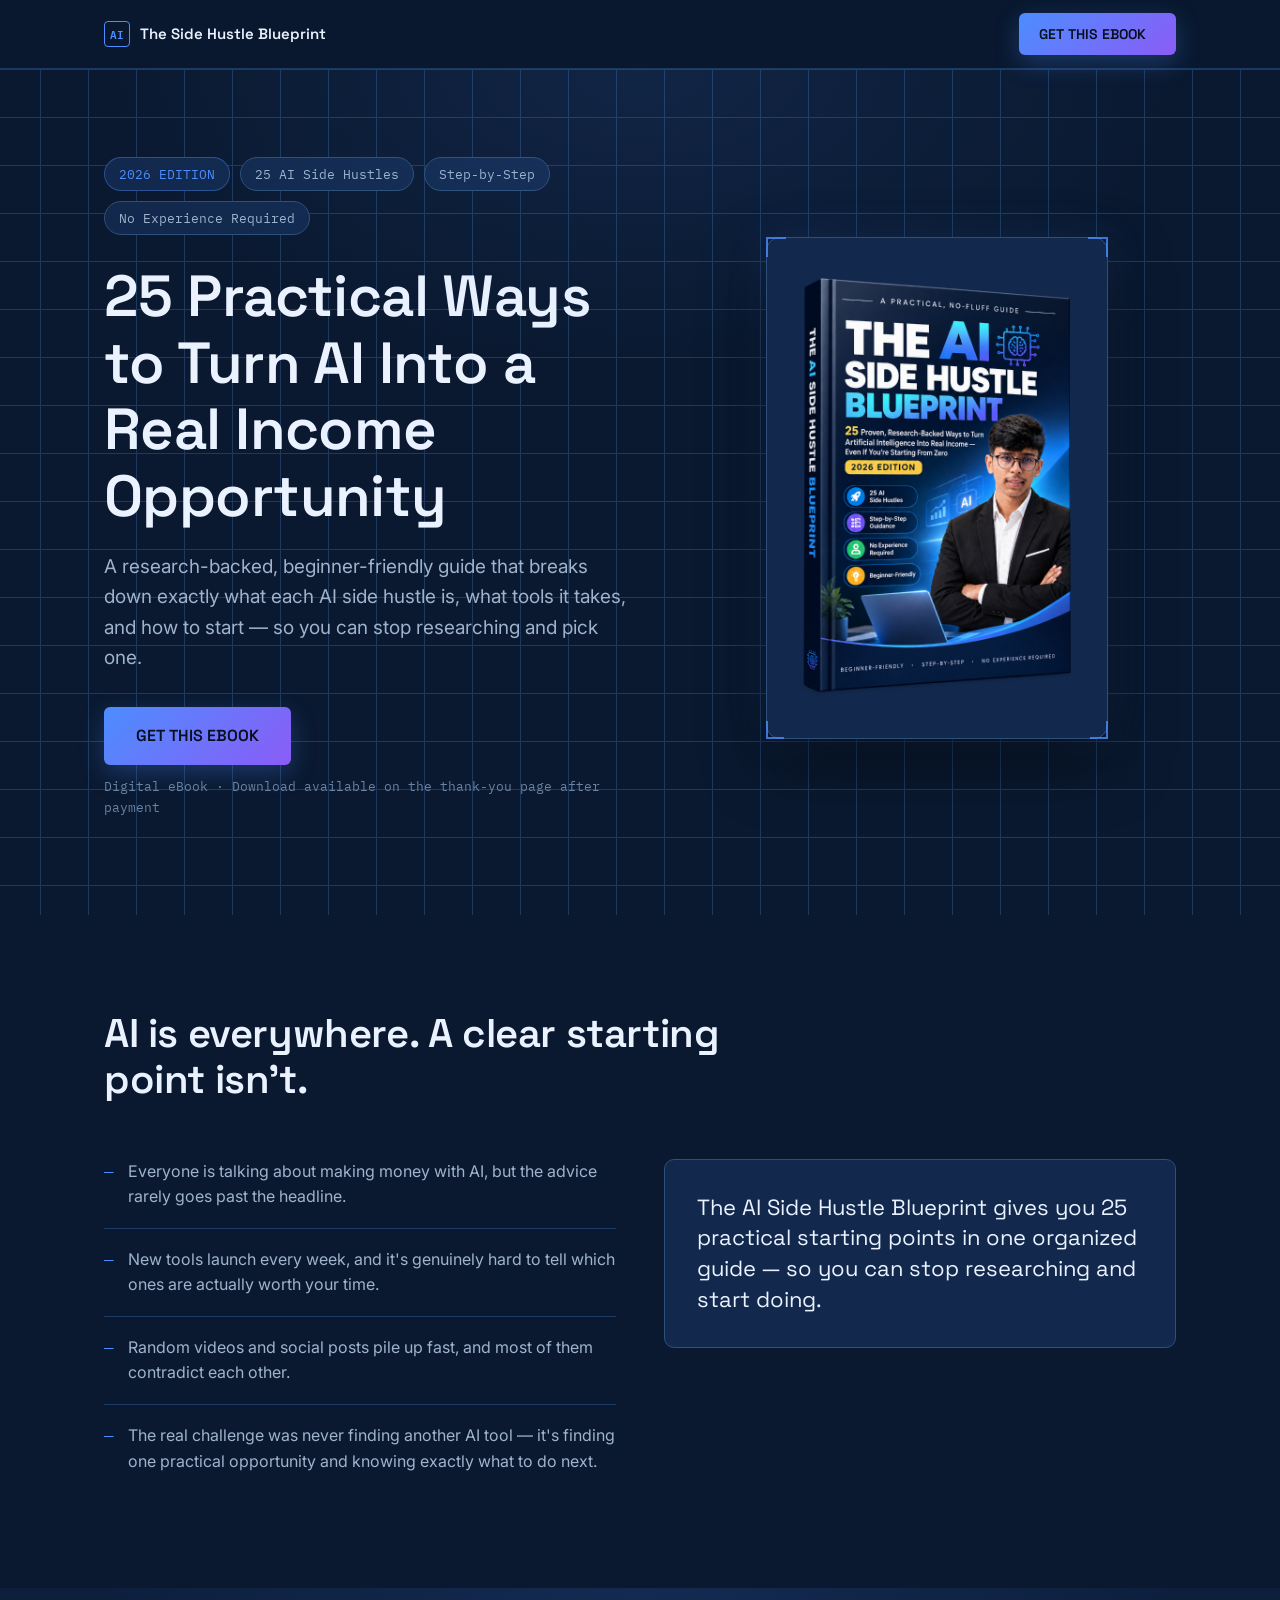
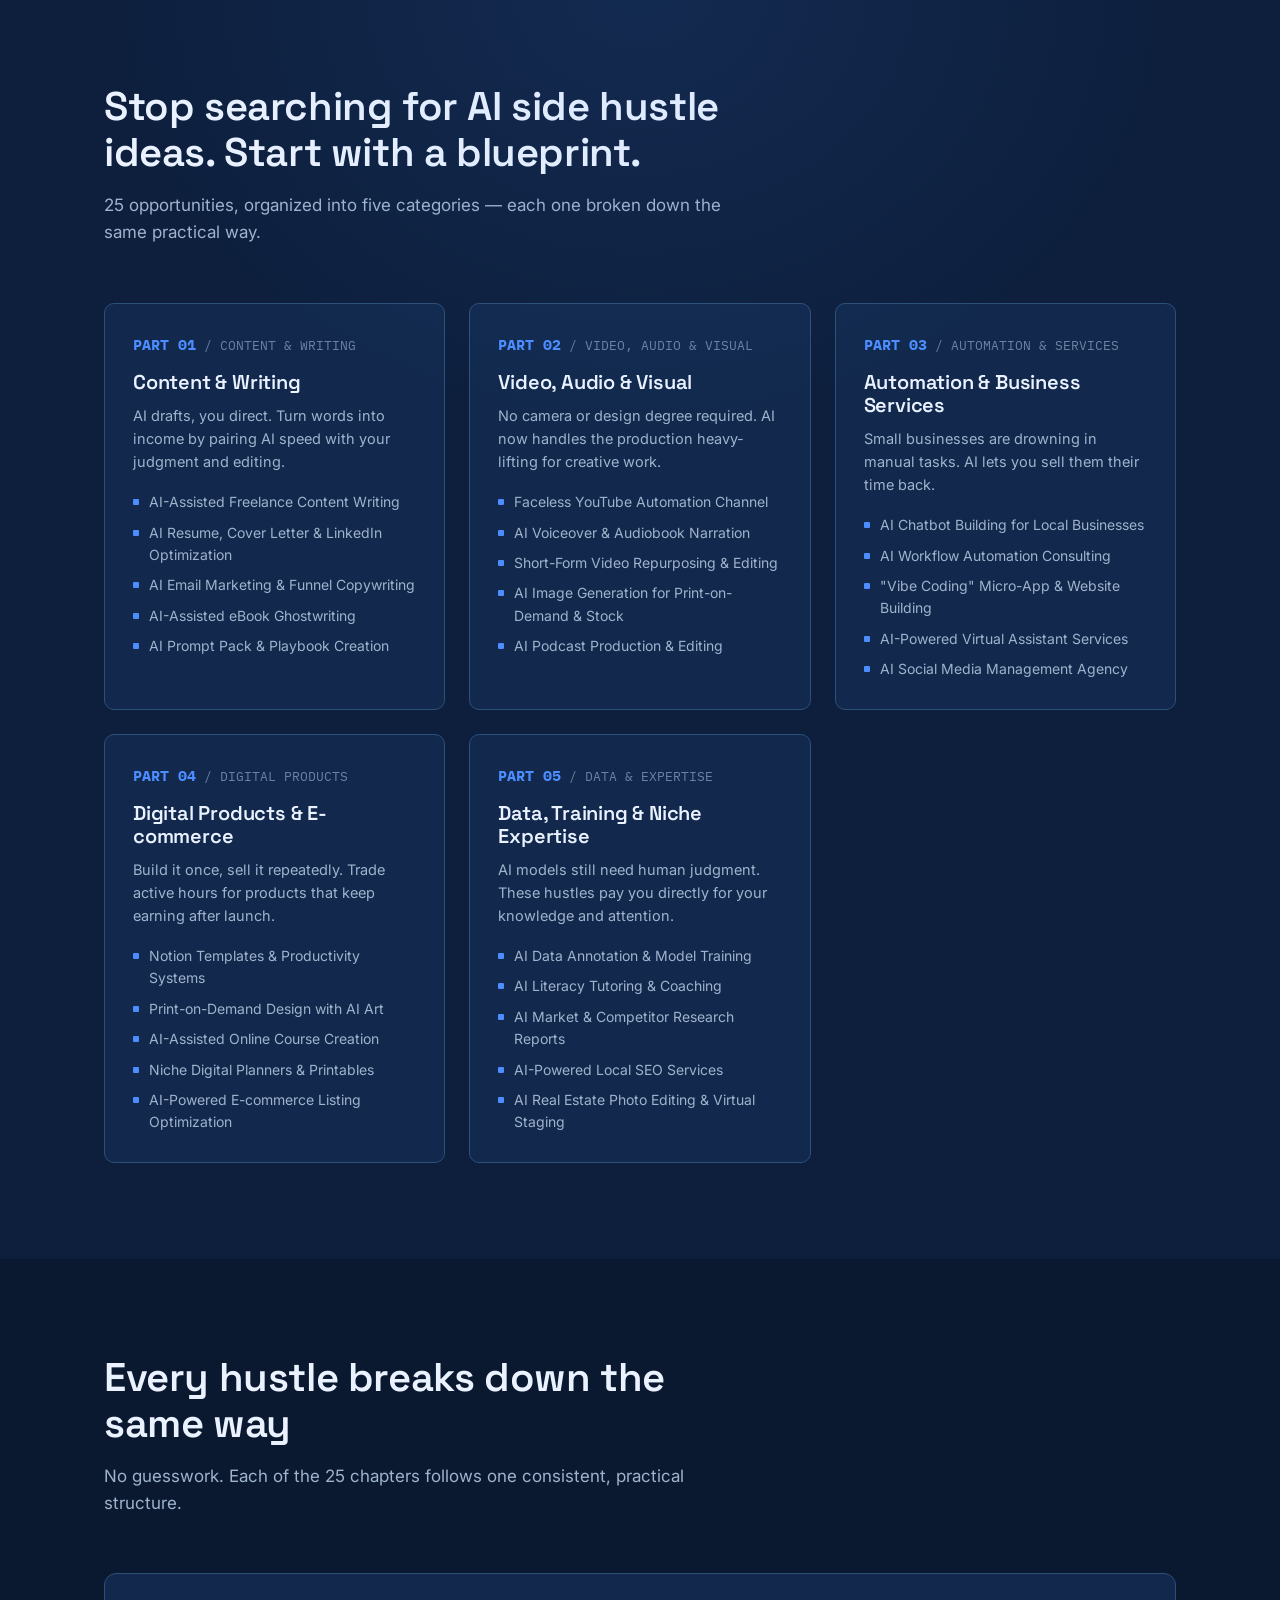
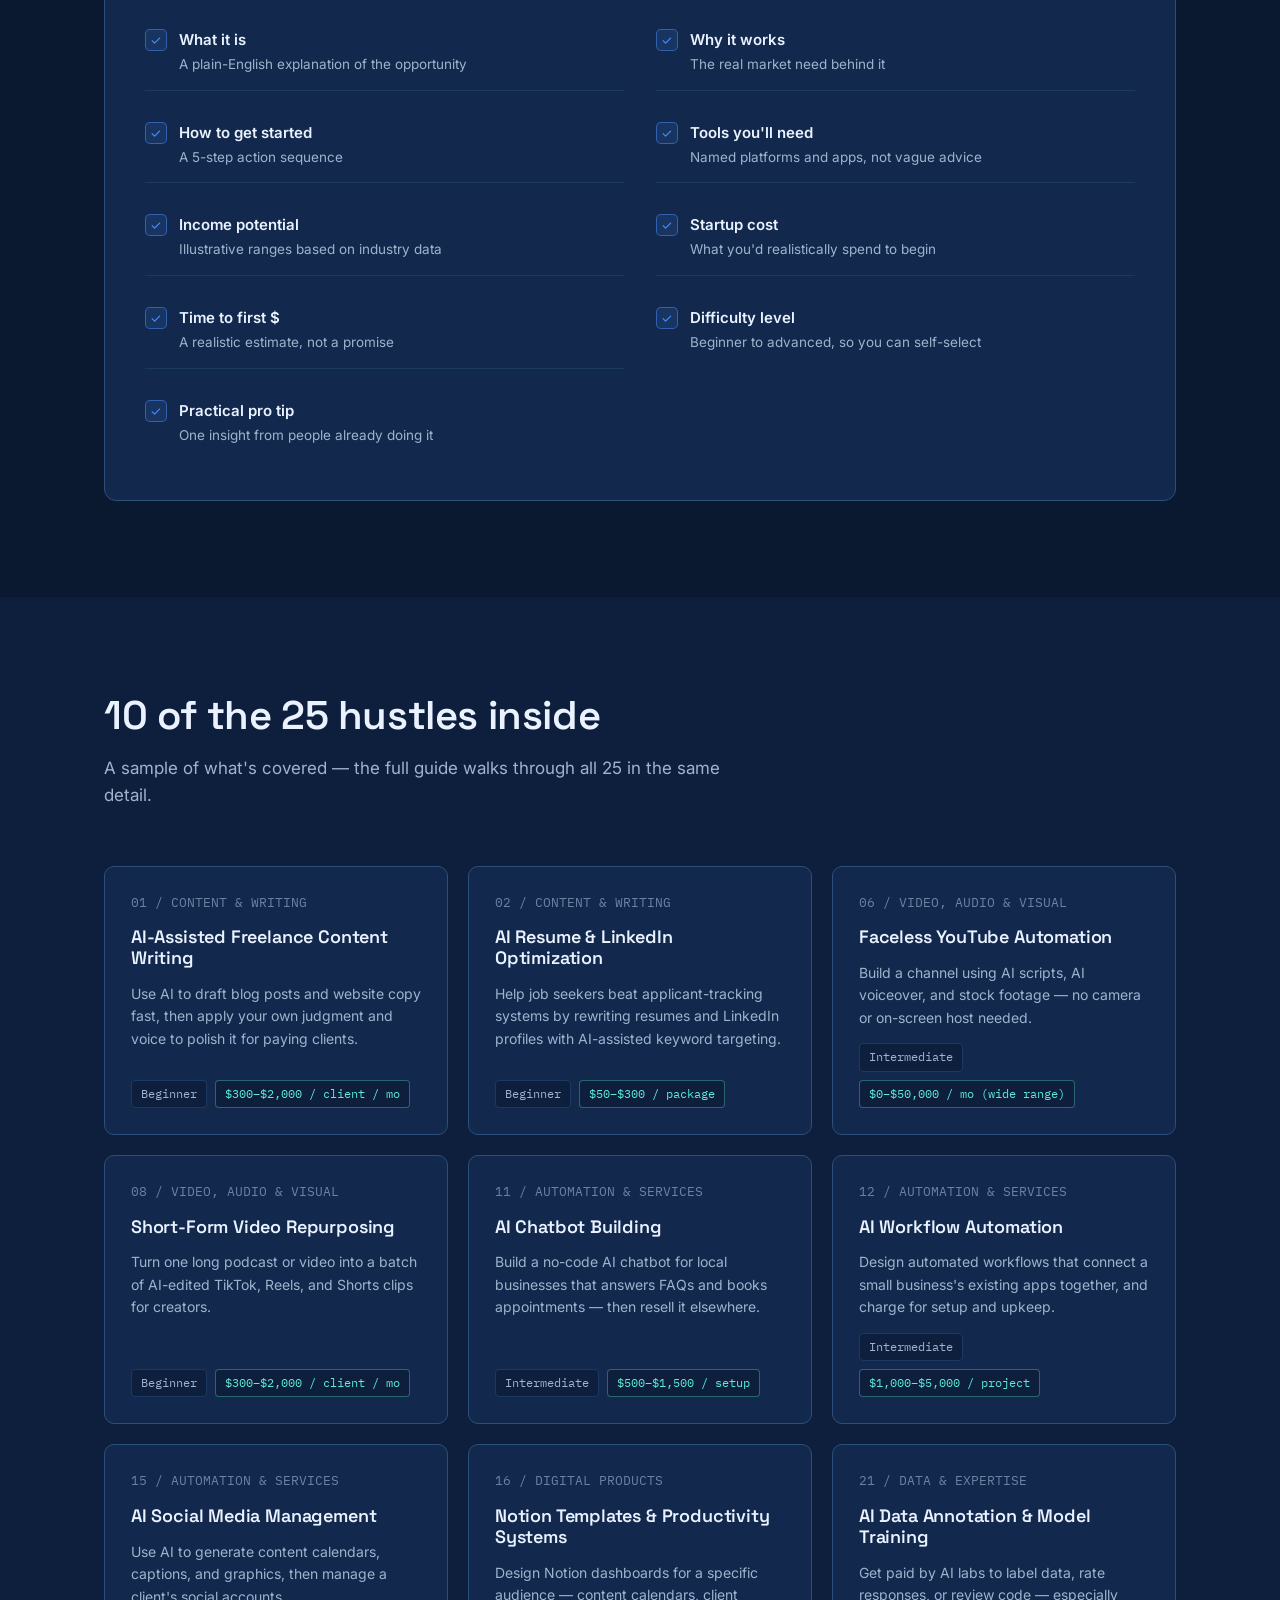
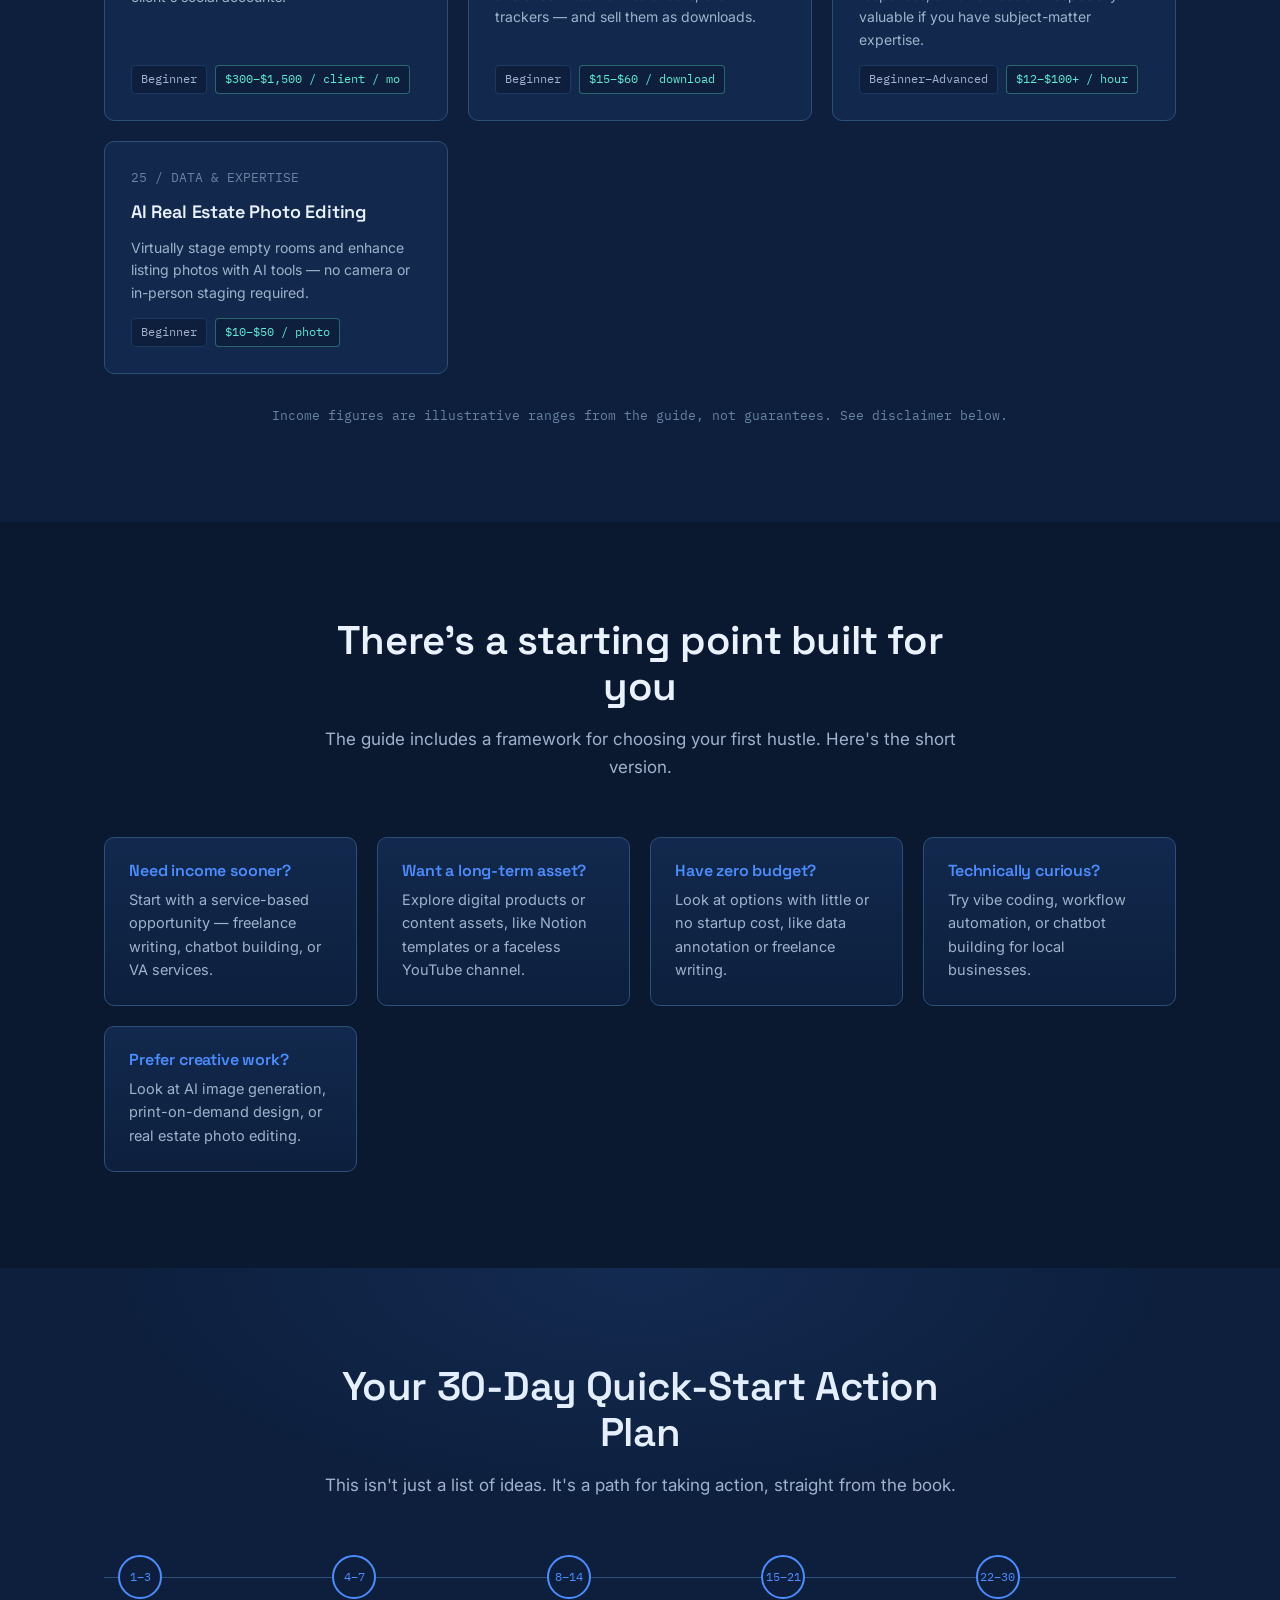
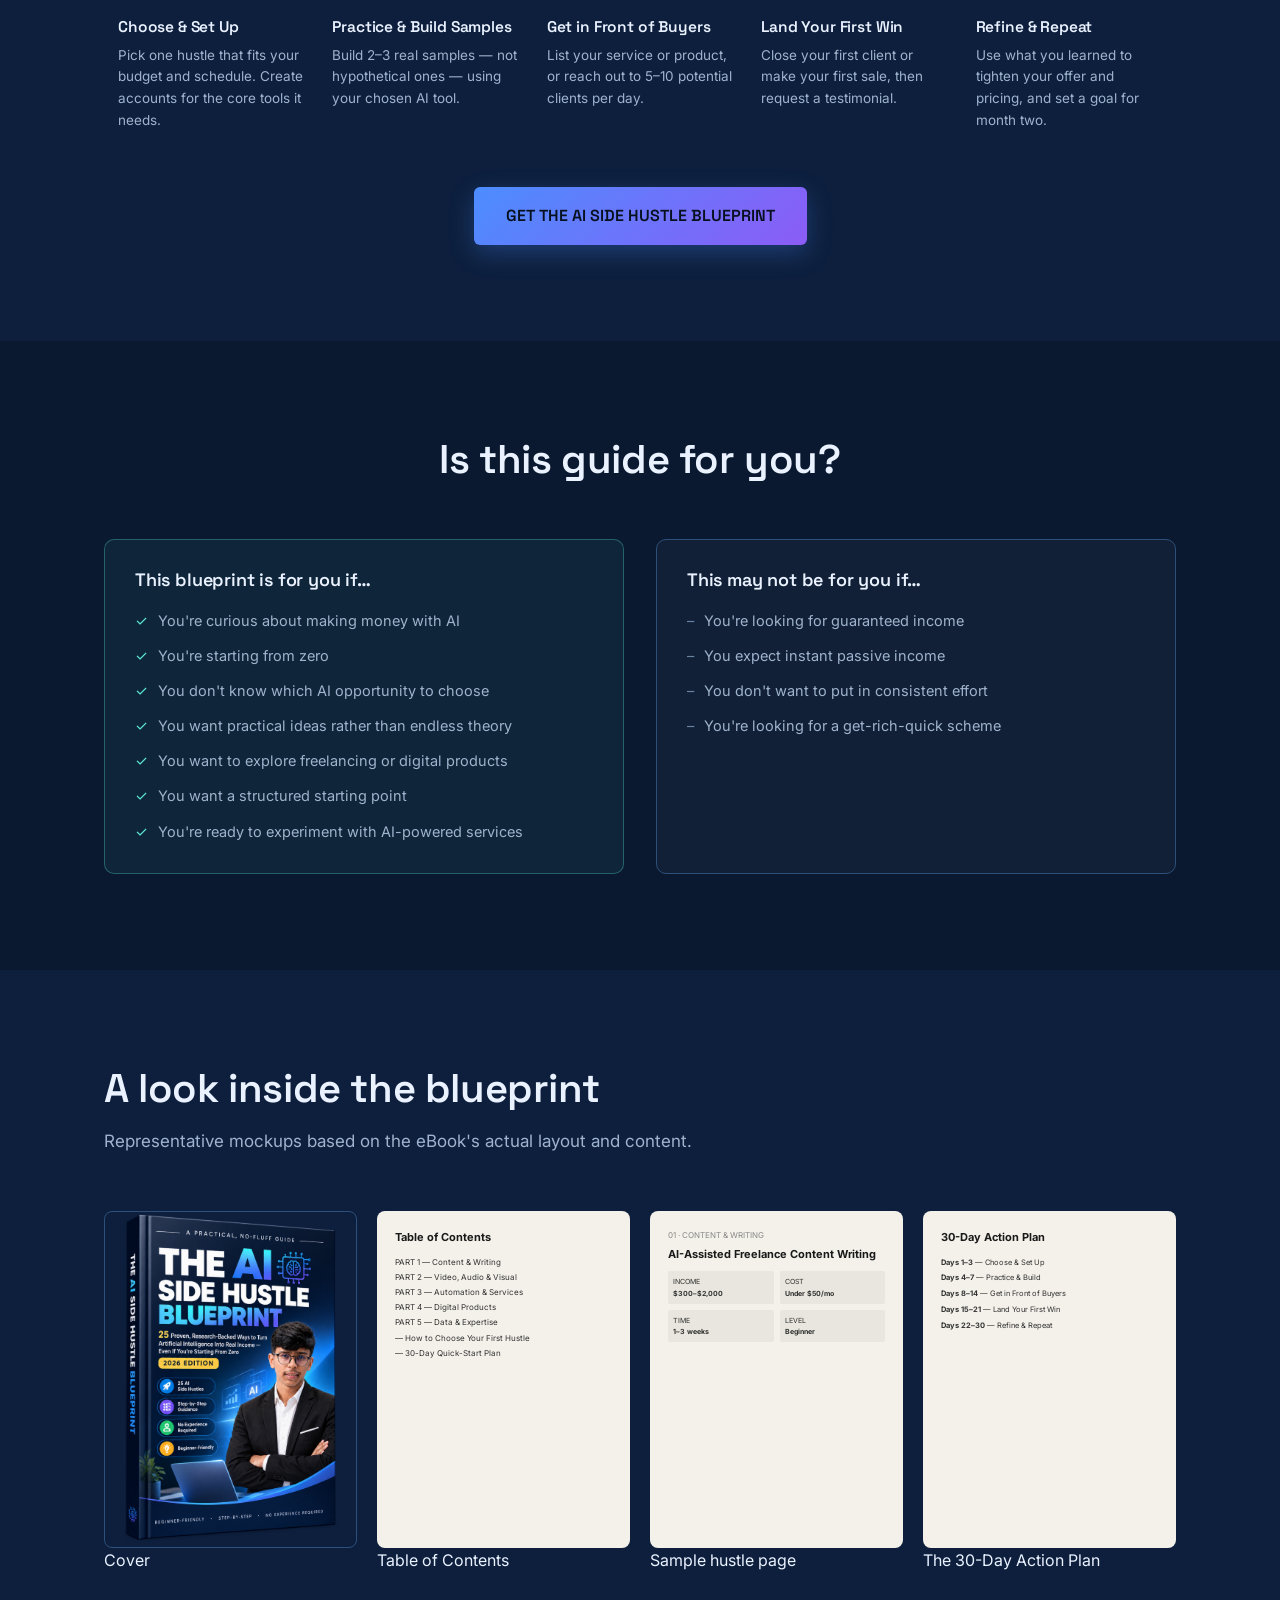
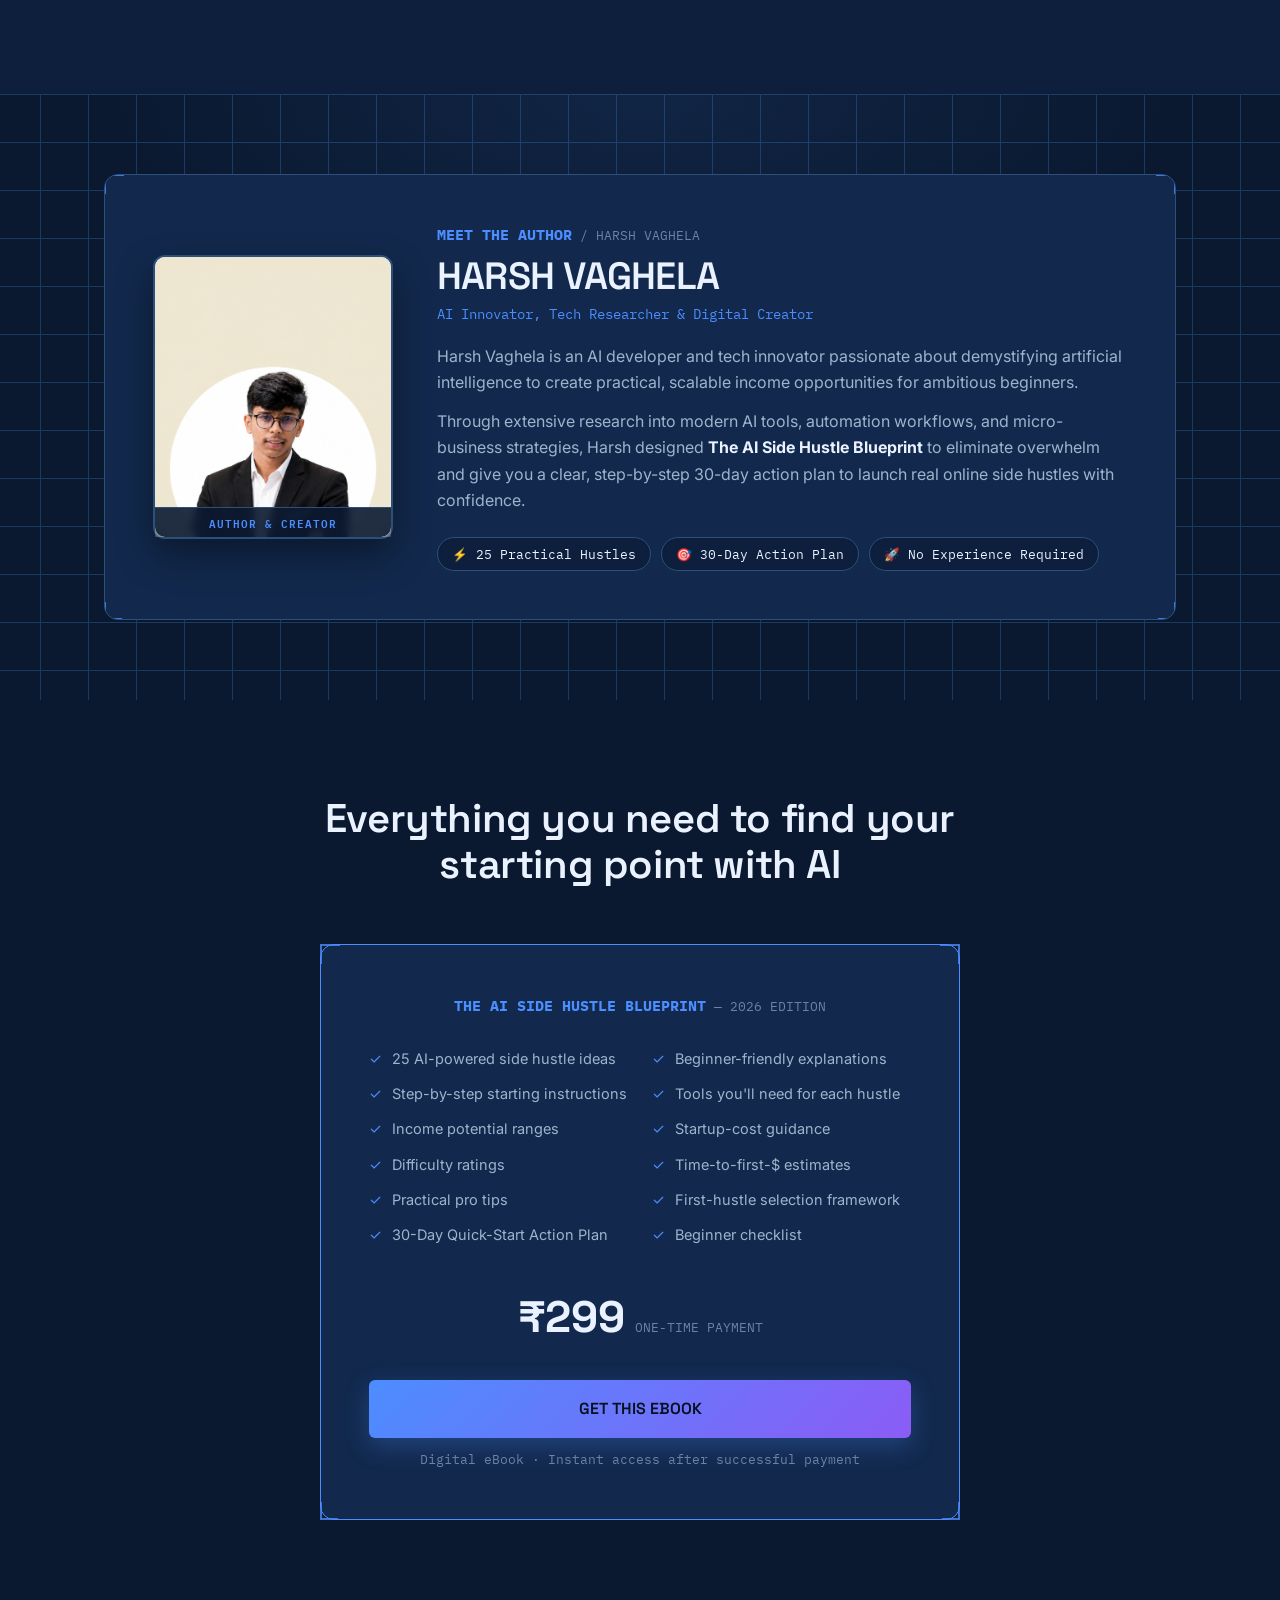
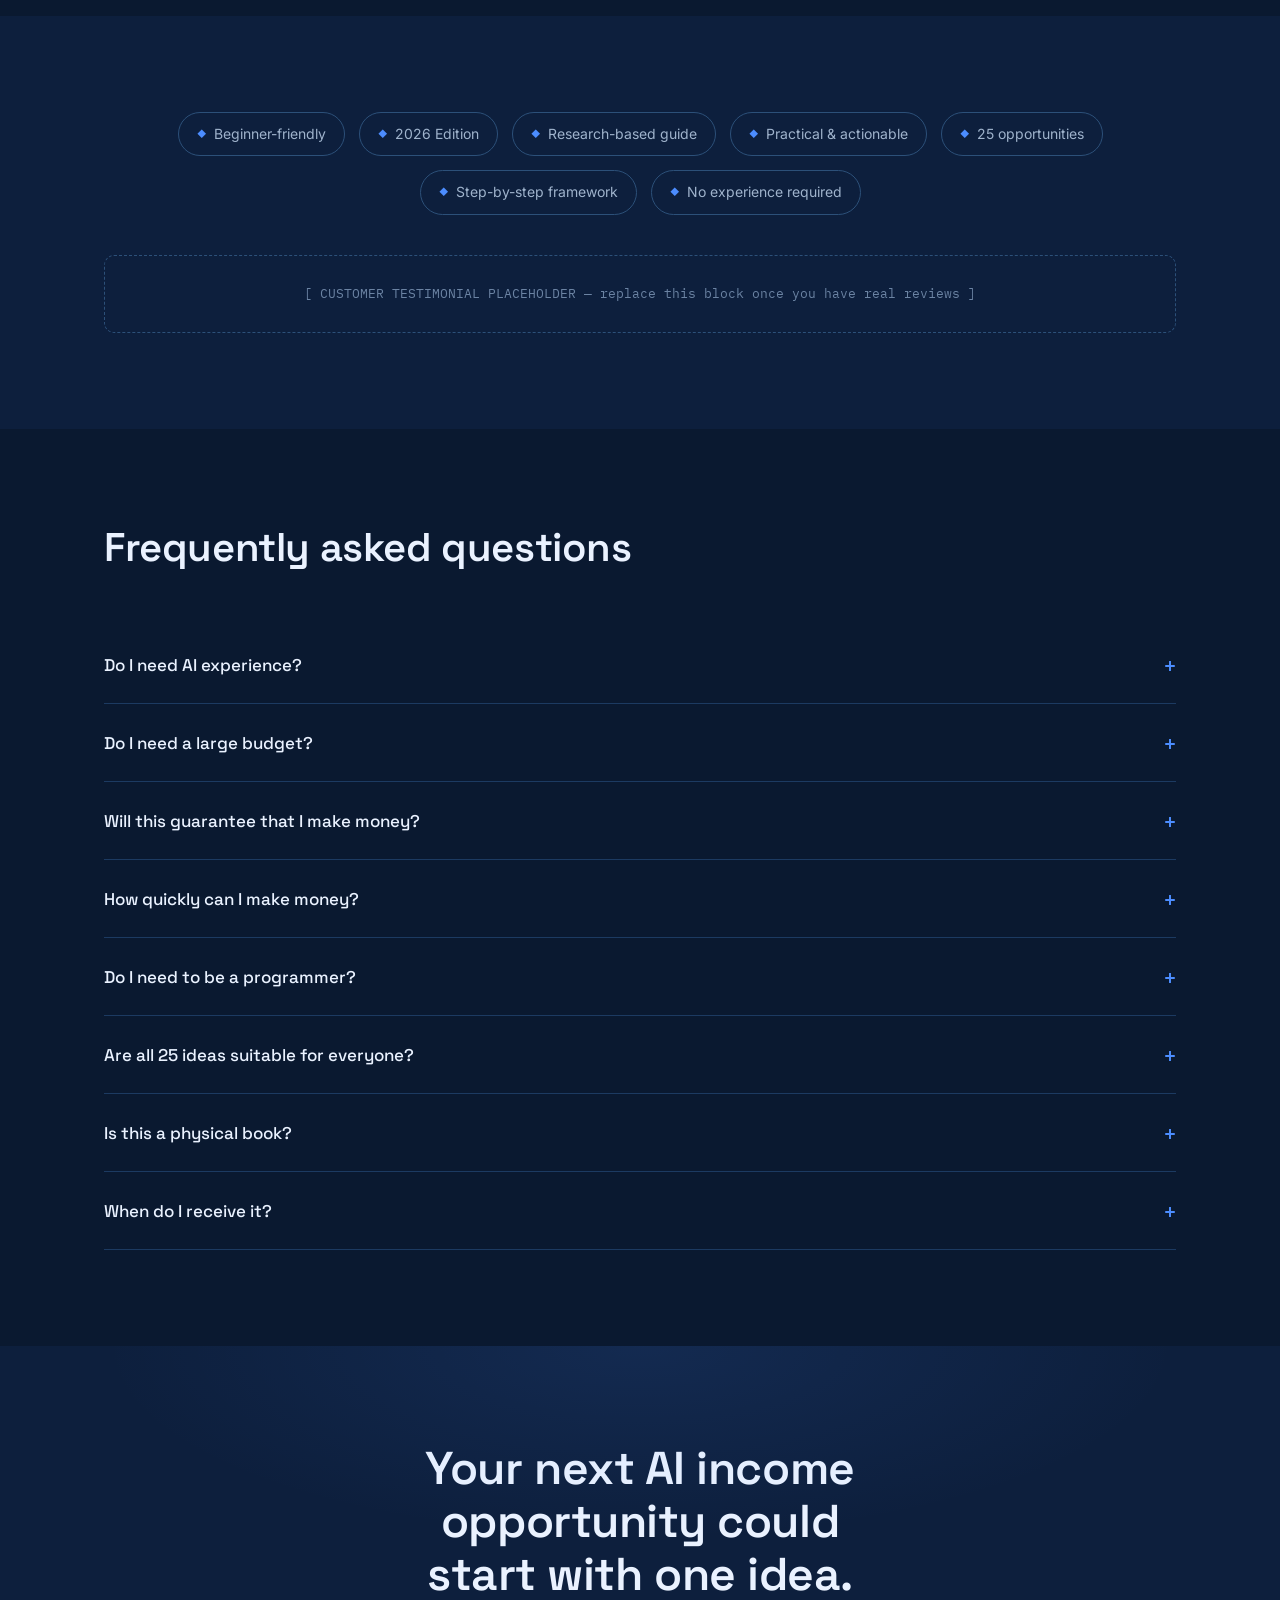
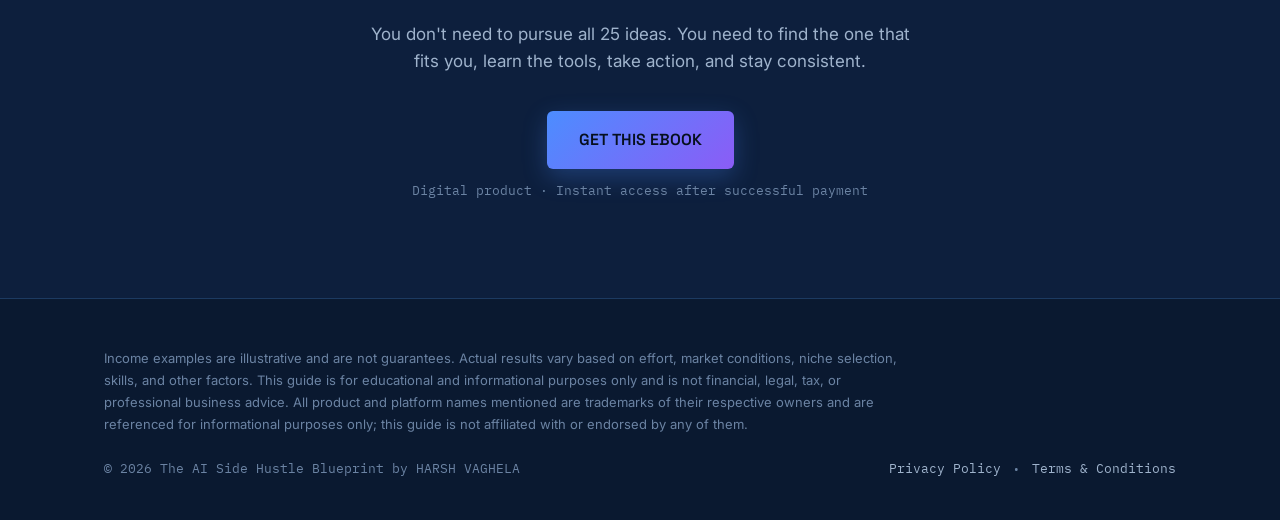
<file: Ai Side Hustle/index.html>
<!DOCTYPE html>
<html lang="en">

<head>
  <meta charset="UTF-8">
  <meta name="viewport" content="width=device-width, initial-scale=1.0">
  <title>The AI Side Hustle Blueprint | 25 AI Income Ideas for Beginners</title>
  <meta name="description"
    content="25 practical, research-backed AI side hustles for beginners — what each one is, the tools you need, and a 30-day plan to start. No experience required.">

  <!-- Open Graph -->
  <meta property="og:title" content="The AI Side Hustle Blueprint | 25 AI Income Ideas for Beginners">
  <meta property="og:description"
    content="A step-by-step guide to 25 practical AI-powered side hustles, organized into five categories, with a 30-day quick-start plan. Beginner-friendly, no experience required.">
  <meta property="og:type" content="product">

  <link rel="preconnect" href="https://fonts.googleapis.com">
  <link rel="preconnect" href="https://fonts.gstatic.com" crossorigin>
  <link
    href="https://fonts.googleapis.com/css2?family=Space+Grotesk:wght@500;600;700&family=Inter:wght@400;500;600;700&family=IBM+Plex+Mono:wght@400;500&display=swap"
    rel="stylesheet">
  <link rel="stylesheet" href="style.css">
</head>

<body>

  <!-- ============================= NAV ============================= -->
  <header class="nav">
    <div class="container">
      <div class="nav-brand">
        <span class="mark">AI</span>
        The Side Hustle Blueprint
      </div>
      <a href="https://rzp.io/rzp/XrM9nVfe" class="btn btn-primary" data-checkout-link>
        <span class="full">GET THIS EBOOK</span><span aria-hidden="true" class="mobile-only"></span>
      </a>
    </div>
  </header>

  <!-- ============================= HERO ============================= -->
  <section class="hero grid-field">
    <div class="container">
      <div class="hero-copy">
        <div class="badges-row">
          <span class="pill accent">2026 EDITION</span>
          <span class="pill">25 AI Side Hustles</span>
          <span class="pill">Step-by-Step</span>
          <span class="pill">No Experience Required</span>
        </div>
        <h1>25 Practical Ways to Turn AI Into a Real Income Opportunity</h1>
        <p class="lede">A research-backed, beginner-friendly guide that breaks down exactly what each AI side hustle is,
          what tools it takes, and how to start — so you can stop researching and pick one.</p>
        <div class="hero-cta">
          <a href="https://rzp.io/rzp/XrM9nVfe" class="btn btn-primary" data-checkout-link>GET THIS EBOOK</a>
          <p class="cta-note">Digital eBook · Download available on the thank-you page after payment</p>
        </div>
      </div>
      <div class="hero-mockup-wrap">
        <div class="book-cover-container tick-frame">
          <span class="tick-bl"></span><span class="tick-br"></span>
          <img src="book-cover.png" alt="The AI Side Hustle Blueprint 2026 Edition by Harsh Vaghela - eBook Cover"
            class="book-cover-img">
        </div>
      </div>
    </div>
  </section>

  <!-- ============================= PROBLEM ============================= -->
  <section>
    <div class="container">
      <div class="section-head">
        <h2>AI is everywhere. A clear starting point isn't.</h2>
      </div>
      <div class="pain-grid">
        <ul class="pain-list">
          <li><span class="dash">—</span> Everyone is talking about making money with AI, but the advice rarely goes
            past the headline.</li>
          <li><span class="dash">—</span> New tools launch every week, and it's genuinely hard to tell which ones are
            actually worth your time.</li>
          <li><span class="dash">—</span> Random videos and social posts pile up fast, and most of them contradict each
            other.</li>
          <li><span class="dash">—</span> The real challenge was never finding another AI tool — it's finding one
            practical opportunity and knowing exactly what to do next.</li>
        </ul>
        <div class="pain-resolve">
          <p class="big">The AI Side Hustle Blueprint gives you 25 practical starting points in one organized guide — so
            you can stop researching and start doing.</p>
        </div>
      </div>
    </div>
  </section>

  <!-- ============================= SOLUTION / CATEGORIES ============================= -->
  <section class="section-alt grid-field">
    <div class="container">
      <div class="section-head">
        <h2>Stop searching for AI side hustle ideas. Start with a blueprint.</h2>
        <p>25 opportunities, organized into five categories — each one broken down the same practical way.</p>
      </div>
      <div class="category-grid">
        <div class="cat-card">
          <span class="sheet-label"><b>PART 01</b> / CONTENT &amp; WRITING</span>
          <h3>Content &amp; Writing</h3>
          <p class="desc">AI drafts, you direct. Turn words into income by pairing AI speed with your judgment and
            editing.</p>
          <ul>
            <li>AI-Assisted Freelance Content Writing</li>
            <li>AI Resume, Cover Letter &amp; LinkedIn Optimization</li>
            <li>AI Email Marketing &amp; Funnel Copywriting</li>
            <li>AI-Assisted eBook Ghostwriting</li>
            <li>AI Prompt Pack &amp; Playbook Creation</li>
          </ul>
        </div>
        <div class="cat-card">
          <span class="sheet-label"><b>PART 02</b> / VIDEO, AUDIO &amp; VISUAL</span>
          <h3>Video, Audio &amp; Visual</h3>
          <p class="desc">No camera or design degree required. AI now handles the production heavy-lifting for creative
            work.</p>
          <ul>
            <li>Faceless YouTube Automation Channel</li>
            <li>AI Voiceover &amp; Audiobook Narration</li>
            <li>Short-Form Video Repurposing &amp; Editing</li>
            <li>AI Image Generation for Print-on-Demand &amp; Stock</li>
            <li>AI Podcast Production &amp; Editing</li>
          </ul>
        </div>
        <div class="cat-card">
          <span class="sheet-label"><b>PART 03</b> / AUTOMATION &amp; SERVICES</span>
          <h3>Automation &amp; Business Services</h3>
          <p class="desc">Small businesses are drowning in manual tasks. AI lets you sell them their time back.</p>
          <ul>
            <li>AI Chatbot Building for Local Businesses</li>
            <li>AI Workflow Automation Consulting</li>
            <li>"Vibe Coding" Micro-App &amp; Website Building</li>
            <li>AI-Powered Virtual Assistant Services</li>
            <li>AI Social Media Management Agency</li>
          </ul>
        </div>
        <div class="cat-card">
          <span class="sheet-label"><b>PART 04</b> / DIGITAL PRODUCTS</span>
          <h3>Digital Products &amp; E-commerce</h3>
          <p class="desc">Build it once, sell it repeatedly. Trade active hours for products that keep earning after
            launch.</p>
          <ul>
            <li>Notion Templates &amp; Productivity Systems</li>
            <li>Print-on-Demand Design with AI Art</li>
            <li>AI-Assisted Online Course Creation</li>
            <li>Niche Digital Planners &amp; Printables</li>
            <li>AI-Powered E-commerce Listing Optimization</li>
          </ul>
        </div>
        <div class="cat-card">
          <span class="sheet-label"><b>PART 05</b> / DATA &amp; EXPERTISE</span>
          <h3>Data, Training &amp; Niche Expertise</h3>
          <p class="desc">AI models still need human judgment. These hustles pay you directly for your knowledge and
            attention.</p>
          <ul>
            <li>AI Data Annotation &amp; Model Training</li>
            <li>AI Literacy Tutoring &amp; Coaching</li>
            <li>AI Market &amp; Competitor Research Reports</li>
            <li>AI-Powered Local SEO Services</li>
            <li>AI Real Estate Photo Editing &amp; Virtual Staging</li>
          </ul>
        </div>
      </div>
    </div>
  </section>

  <!-- ============================= WHAT'S INSIDE ============================= -->
  <section>
    <div class="container">
      <div class="section-head">
        <h2>Every hustle breaks down the same way</h2>
        <p>No guesswork. Each of the 25 chapters follows one consistent, practical structure.</p>
      </div>
      <div class="inside-panel">
        <div class="inside-item"><span class="check">✓</span>
          <div>
            <div class="label">What it is</div>
            <div class="sub">A plain-English explanation of the opportunity</div>
          </div>
        </div>
        <div class="inside-item"><span class="check">✓</span>
          <div>
            <div class="label">Why it works</div>
            <div class="sub">The real market need behind it</div>
          </div>
        </div>
        <div class="inside-item"><span class="check">✓</span>
          <div>
            <div class="label">How to get started</div>
            <div class="sub">A 5-step action sequence</div>
          </div>
        </div>
        <div class="inside-item"><span class="check">✓</span>
          <div>
            <div class="label">Tools you'll need</div>
            <div class="sub">Named platforms and apps, not vague advice</div>
          </div>
        </div>
        <div class="inside-item"><span class="check">✓</span>
          <div>
            <div class="label">Income potential</div>
            <div class="sub">Illustrative ranges based on industry data</div>
          </div>
        </div>
        <div class="inside-item"><span class="check">✓</span>
          <div>
            <div class="label">Startup cost</div>
            <div class="sub">What you'd realistically spend to begin</div>
          </div>
        </div>
        <div class="inside-item"><span class="check">✓</span>
          <div>
            <div class="label">Time to first $</div>
            <div class="sub">A realistic estimate, not a promise</div>
          </div>
        </div>
        <div class="inside-item"><span class="check">✓</span>
          <div>
            <div class="label">Difficulty level</div>
            <div class="sub">Beginner to advanced, so you can self-select</div>
          </div>
        </div>
        <div class="inside-item"><span class="check">✓</span>
          <div>
            <div class="label">Practical pro tip</div>
            <div class="sub">One insight from people already doing it</div>
          </div>
        </div>
      </div>
    </div>
  </section>

  <!-- ============================= FEATURED HUSTLES ============================= -->
  <section class="section-alt">
    <div class="container">
      <div class="section-head">
        <h2>10 of the 25 hustles inside</h2>
        <p>A sample of what's covered — the full guide walks through all 25 in the same detail.</p>
      </div>
      <div class="hustle-scroll">

        <div class="hustle-card">
          <span class="num">01 / CONTENT &amp; WRITING</span>
          <h3>AI-Assisted Freelance Content Writing</h3>
          <p class="why">Use AI to draft blog posts and website copy fast, then apply your own judgment and voice to
            polish it for paying clients.</p>
          <div class="hustle-meta">
            <span class="tag">Beginner</span>
            <span class="tag income">$300–$2,000 / client / mo</span>
          </div>
        </div>

        <div class="hustle-card">
          <span class="num">02 / CONTENT &amp; WRITING</span>
          <h3>AI Resume &amp; LinkedIn Optimization</h3>
          <p class="why">Help job seekers beat applicant-tracking systems by rewriting resumes and LinkedIn profiles
            with AI-assisted keyword targeting.</p>
          <div class="hustle-meta">
            <span class="tag">Beginner</span>
            <span class="tag income">$50–$300 / package</span>
          </div>
        </div>

        <div class="hustle-card">
          <span class="num">06 / VIDEO, AUDIO &amp; VISUAL</span>
          <h3>Faceless YouTube Automation</h3>
          <p class="why">Build a channel using AI scripts, AI voiceover, and stock footage — no camera or on-screen host
            needed.</p>
          <div class="hustle-meta">
            <span class="tag">Intermediate</span>
            <span class="tag income">$0–$50,000 / mo (wide range)</span>
          </div>
        </div>

        <div class="hustle-card">
          <span class="num">08 / VIDEO, AUDIO &amp; VISUAL</span>
          <h3>Short-Form Video Repurposing</h3>
          <p class="why">Turn one long podcast or video into a batch of AI-edited TikTok, Reels, and Shorts clips for
            creators.</p>
          <div class="hustle-meta">
            <span class="tag">Beginner</span>
            <span class="tag income">$300–$2,000 / client / mo</span>
          </div>
        </div>

        <div class="hustle-card">
          <span class="num">11 / AUTOMATION &amp; SERVICES</span>
          <h3>AI Chatbot Building</h3>
          <p class="why">Build a no-code AI chatbot for local businesses that answers FAQs and books appointments — then
            resell it elsewhere.</p>
          <div class="hustle-meta">
            <span class="tag">Intermediate</span>
            <span class="tag income">$500–$1,500 / setup</span>
          </div>
        </div>

        <div class="hustle-card">
          <span class="num">12 / AUTOMATION &amp; SERVICES</span>
          <h3>AI Workflow Automation</h3>
          <p class="why">Design automated workflows that connect a small business's existing apps together, and charge
            for setup and upkeep.</p>
          <div class="hustle-meta">
            <span class="tag">Intermediate</span>
            <span class="tag income">$1,000–$5,000 / project</span>
          </div>
        </div>

        <div class="hustle-card">
          <span class="num">15 / AUTOMATION &amp; SERVICES</span>
          <h3>AI Social Media Management</h3>
          <p class="why">Use AI to generate content calendars, captions, and graphics, then manage a client's social
            accounts.</p>
          <div class="hustle-meta">
            <span class="tag">Beginner</span>
            <span class="tag income">$300–$1,500 / client / mo</span>
          </div>
        </div>

        <div class="hustle-card">
          <span class="num">16 / DIGITAL PRODUCTS</span>
          <h3>Notion Templates &amp; Productivity Systems</h3>
          <p class="why">Design Notion dashboards for a specific audience — content calendars, client trackers — and
            sell them as downloads.</p>
          <div class="hustle-meta">
            <span class="tag">Beginner</span>
            <span class="tag income">$15–$60 / download</span>
          </div>
        </div>

        <div class="hustle-card">
          <span class="num">21 / DATA &amp; EXPERTISE</span>
          <h3>AI Data Annotation &amp; Model Training</h3>
          <p class="why">Get paid by AI labs to label data, rate responses, or review code — especially valuable if you
            have subject-matter expertise.</p>
          <div class="hustle-meta">
            <span class="tag">Beginner–Advanced</span>
            <span class="tag income">$12–$100+ / hour</span>
          </div>
        </div>

        <div class="hustle-card">
          <span class="num">25 / DATA &amp; EXPERTISE</span>
          <h3>AI Real Estate Photo Editing</h3>
          <p class="why">Virtually stage empty rooms and enhance listing photos with AI tools — no camera or in-person
            staging required.</p>
          <div class="hustle-meta">
            <span class="tag">Beginner</span>
            <span class="tag income">$10–$50 / photo</span>
          </div>
        </div>

      </div>
      <p class="illustrative-note">Income figures are illustrative ranges from the guide, not guarantees. See disclaimer
        below.</p>
    </div>
  </section>

  <!-- ============================= FIND YOUR FIT ============================= -->
  <section>
    <div class="container">
      <div class="section-head center">
        <h2>There's a starting point built for you</h2>
        <p>The guide includes a framework for choosing your first hustle. Here's the short version.</p>
      </div>
      <div class="fit-grid">
        <div class="fit-card">
          <h4>Need income sooner?</h4>
          <p>Start with a service-based opportunity — freelance writing, chatbot building, or VA services.</p>
        </div>
        <div class="fit-card">
          <h4>Want a long-term asset?</h4>
          <p>Explore digital products or content assets, like Notion templates or a faceless YouTube channel.</p>
        </div>
        <div class="fit-card">
          <h4>Have zero budget?</h4>
          <p>Look at options with little or no startup cost, like data annotation or freelance writing.</p>
        </div>
        <div class="fit-card">
          <h4>Technically curious?</h4>
          <p>Try vibe coding, workflow automation, or chatbot building for local businesses.</p>
        </div>
        <div class="fit-card">
          <h4>Prefer creative work?</h4>
          <p>Look at AI image generation, print-on-demand design, or real estate photo editing.</p>
        </div>
      </div>
    </div>
  </section>

  <!-- ============================= 30-DAY ROADMAP ============================= -->
  <section class="section-alt grid-field">
    <div class="container">
      <div class="section-head center">
        <h2>Your 30-Day Quick-Start Action Plan</h2>
        <p>This isn't just a list of ideas. It's a path for taking action, straight from the book.</p>
      </div>
      <div class="roadmap">
        <div class="road-step">
          <div class="dot">1–3</div>
          <h4>Choose &amp; Set Up</h4>
          <p>Pick one hustle that fits your budget and schedule. Create accounts for the core tools it needs.</p>
        </div>
        <div class="road-step">
          <div class="dot">4–7</div>
          <h4>Practice &amp; Build Samples</h4>
          <p>Build 2–3 real samples — not hypothetical ones — using your chosen AI tool.</p>
        </div>
        <div class="road-step">
          <div class="dot">8–14</div>
          <h4>Get in Front of Buyers</h4>
          <p>List your service or product, or reach out to 5–10 potential clients per day.</p>
        </div>
        <div class="road-step">
          <div class="dot">15–21</div>
          <h4>Land Your First Win</h4>
          <p>Close your first client or make your first sale, then request a testimonial.</p>
        </div>
        <div class="road-step">
          <div class="dot">22–30</div>
          <h4>Refine &amp; Repeat</h4>
          <p>Use what you learned to tighten your offer and pricing, and set a goal for month two.</p>
        </div>
      </div>
      <div class="roadmap-cta">
        <a href="https://rzp.io/rzp/XrM9nVfe" class="btn btn-primary" data-checkout-link>GET THE AI SIDE HUSTLE
          BLUEPRINT</a>
      </div>
    </div>
  </section>

  <!-- ============================= WHO THIS IS FOR ============================= -->
  <section>
    <div class="container">
      <div class="section-head center">
        <h2>Is this guide for you?</h2>
      </div>
      <div class="for-grid">
        <div class="for-card yes">
          <h3>This blueprint is for you if…</h3>
          <ul>
            <li>You're curious about making money with AI</li>
            <li>You're starting from zero</li>
            <li>You don't know which AI opportunity to choose</li>
            <li>You want practical ideas rather than endless theory</li>
            <li>You want to explore freelancing or digital products</li>
            <li>You want a structured starting point</li>
            <li>You're ready to experiment with AI-powered services</li>
          </ul>
        </div>
        <div class="for-card no">
          <h3>This may not be for you if…</h3>
          <ul>
            <li>You're looking for guaranteed income</li>
            <li>You expect instant passive income</li>
            <li>You don't want to put in consistent effort</li>
            <li>You're looking for a get-rich-quick scheme</li>
          </ul>
        </div>
      </div>
    </div>
  </section>

  <!-- ============================= PREVIEW ============================= -->
  <section class="section-alt">
    <div class="container">
      <div class="section-head">
        <h2>A look inside the blueprint</h2>
        <p>Representative mockups based on the eBook's actual layout and content.</p>
      </div>
      <div class="preview-grid">

        <div class="preview-wrap">
          <div class="preview-frame cover-preview-frame">
            <img src="book-cover.png" alt="Book Cover Preview" class="preview-cover-img">
          </div>
          <p class="cap">Cover</p>
        </div>

        <div class="preview-wrap">
          <div class="preview-frame">
            <div style="font-weight:700;font-size:11px;margin-bottom:8px;">Table of Contents</div>
            <div style="font-size:8px;color:#333;line-height:1.9;">
              PART 1 — Content &amp; Writing<br>
              PART 2 — Video, Audio &amp; Visual<br>
              PART 3 — Automation &amp; Services<br>
              PART 4 — Digital Products<br>
              PART 5 — Data &amp; Expertise<br>
              — How to Choose Your First Hustle<br>
              — 30-Day Quick-Start Plan
            </div>
          </div>
          <p class="cap">Table of Contents</p>
        </div>

        <div class="preview-wrap">
          <div class="preview-frame">
            <div style="font-size:8px;color:#888;">01 · CONTENT &amp; WRITING</div>
            <div style="font-weight:700;font-size:11px;margin:4px 0 8px;">AI-Assisted Freelance Content Writing</div>
            <div style="display:grid;grid-template-columns:1fr 1fr;gap:6px;font-size:7px;color:#333;">
              <div style="background:#e8e6de;padding:5px;border-radius:2px;">INCOME<br><b>$300–$2,000</b></div>
              <div style="background:#e8e6de;padding:5px;border-radius:2px;">COST<br><b>Under $50/mo</b></div>
              <div style="background:#e8e6de;padding:5px;border-radius:2px;">TIME<br><b>1–3 weeks</b></div>
              <div style="background:#e8e6de;padding:5px;border-radius:2px;">LEVEL<br><b>Beginner</b></div>
            </div>
          </div>
          <p class="cap">Sample hustle page</p>
        </div>

        <div class="preview-wrap">
          <div class="preview-frame">
            <div style="font-weight:700;font-size:11px;margin-bottom:8px;">30-Day Action Plan</div>
            <div style="font-size:7.5px;color:#333;line-height:2.1;">
              <b>Days 1–3</b> — Choose &amp; Set Up<br>
              <b>Days 4–7</b> — Practice &amp; Build<br>
              <b>Days 8–14</b> — Get in Front of Buyers<br>
              <b>Days 15–21</b> — Land Your First Win<br>
              <b>Days 22–30</b> — Refine &amp; Repeat
            </div>
          </div>
          <p class="cap">The 30-Day Action Plan</p>
        </div>

      </div>
    </div>
  </section>

  <!-- ============================= AUTHOR DETAILS ============================= -->
  <section class="section-author grid-field">
    <div class="container">
      <div class="author-card tick-frame">
        <span class="tick-bl"></span><span class="tick-br"></span>
        <div class="author-grid">
          <div class="author-img-col">
            <div class="author-img-wrap">
              <img src="harsh-vaghela.png" alt="HARSH VAGHELA - Author" class="author-img">
              <div class="author-badge">AUTHOR &amp; CREATOR</div>
            </div>
          </div>
          <div class="author-content">
            <span class="sheet-label"><b>MEET THE AUTHOR</b> / HARSH VAGHELA</span>
            <h2 class="author-name">HARSH VAGHELA</h2>
            <p class="author-subtitle">AI Innovator, Tech Researcher &amp; Digital Creator</p>
            <div class="author-bio">
              <p>Harsh Vaghela is an AI developer and tech innovator passionate about demystifying artificial
                intelligence to create practical, scalable income opportunities for ambitious beginners.</p>
              <p>Through extensive research into modern AI tools, automation workflows, and micro-business strategies,
                Harsh designed <strong>The AI Side Hustle Blueprint</strong> to eliminate overwhelm and give you a
                clear, step-by-step 30-day action plan to launch real online side hustles with confidence.</p>
            </div>
            <div class="author-highlights">
              <span class="author-tag">⚡ 25 Practical Hustles</span>
              <span class="author-tag">🎯 30-Day Action Plan</span>
              <span class="author-tag">🚀 No Experience Required</span>
            </div>
          </div>
        </div>
      </div>
    </div>
  </section>

  <!-- ============================= OFFER ============================= -->
  <section id="offer">
    <div class="container">
      <div class="section-head center">
        <h2>Everything you need to find your starting point with AI</h2>
      </div>
      <div class="offer-panel tick-frame">
        <span class="tick-bl"></span><span class="tick-br"></span>
        <span class="sheet-label" style="justify-content:center;"><b>THE AI SIDE HUSTLE BLUEPRINT</b> — 2026
          EDITION</span>
        <ul class="offer-list">
          <li>25 AI-powered side hustle ideas</li>
          <li>Beginner-friendly explanations</li>
          <li>Step-by-step starting instructions</li>
          <li>Tools you'll need for each hustle</li>
          <li>Income potential ranges</li>
          <li>Startup-cost guidance</li>
          <li>Difficulty ratings</li>
          <li>Time-to-first-$ estimates</li>
          <li>Practical pro tips</li>
          <li>First-hustle selection framework</li>
          <li>30-Day Quick-Start Action Plan</li>
          <li>Beginner checklist</li>
        </ul>
        <div class="price-row">
          <span class="price">₹299</span>
          <span class="price-label">ONE-TIME PAYMENT</span>
        </div>
        <a href="https://rzp.io/rzp/XrM9nVfe" class="btn btn-primary btn-block" data-checkout-link>GET THIS EBOOK</a>
        <p class="cta-note">Digital eBook · Instant access after successful payment</p>
      </div>
    </div>
  </section>

  <!-- ============================= TRUST ============================= -->
  <section class="section-alt">
    <div class="container">
      <div class="trust-strip">
        <span class="trust-chip">Beginner-friendly</span>
        <span class="trust-chip">2026 Edition</span>
        <span class="trust-chip">Research-based guide</span>
        <span class="trust-chip">Practical &amp; actionable</span>
        <span class="trust-chip">25 opportunities</span>
        <span class="trust-chip">Step-by-step framework</span>
        <span class="trust-chip">No experience required</span>
      </div>
      <div class="testimonial-placeholder">
        [ CUSTOMER TESTIMONIAL PLACEHOLDER — replace this block once you have real reviews ]
      </div>
    </div>
  </section>

  <!-- ============================= FAQ ============================= -->
  <section>
    <div class="container">
      <div class="section-head">
        <h2>Frequently asked questions</h2>
      </div>
      <div class="faq-list">
        <details class="faq-item">
          <summary class="faq-q">Do I need AI experience? <span class="plus">+</span></summary>
          <div class="faq-a">No. The guide is designed for beginners and explains the starting process for each hustle
            from scratch.</div>
        </details>
        <details class="faq-item">
          <summary class="faq-q">Do I need a large budget? <span class="plus">+</span></summary>
          <div class="faq-a">Not necessarily. Several opportunities in the guide have very low or zero startup costs.
          </div>
        </details>
        <details class="faq-item">
          <summary class="faq-q">Will this guarantee that I make money? <span class="plus">+</span></summary>
          <div class="faq-a">No. The book explicitly does not guarantee income. Results depend on effort, market
            conditions, niche selection, execution, and other factors.</div>
        </details>
        <details class="faq-item">
          <summary class="faq-q">How quickly can I make money? <span class="plus">+</span></summary>
          <div class="faq-a">It varies by hustle. The book provides estimated time-to-first-$ ranges for each
            opportunity, but these are not guarantees.</div>
        </details>
        <details class="faq-item">
          <summary class="faq-q">Do I need to be a programmer? <span class="plus">+</span></summary>
          <div class="faq-a">No. The guide includes both technical and non-technical opportunities.</div>
        </details>
        <details class="faq-item">
          <summary class="faq-q">Are all 25 ideas suitable for everyone? <span class="plus">+</span></summary>
          <div class="faq-a">No. The book specifically recommends choosing one opportunity based on your budget,
            schedule, interests, and skills.</div>
        </details>
        <details class="faq-item">
          <summary class="faq-q">Is this a physical book? <span class="plus">+</span></summary>
          <div class="faq-a">No. It's a digital eBook.</div>
        </details>
        <details class="faq-item">
          <summary class="faq-q">When do I receive it? <span class="plus">+</span></summary>
          <div class="faq-a">After successful payment, you'll be redirected to a thank-you page where the download link
            will be provided.</div>
        </details>
      </div>
    </div>
  </section>

  <!-- ============================= FINAL CTA ============================= -->
  <section class="section-alt grid-field final-cta">
    <div class="container">
      <h2>Your next AI income opportunity could start with one idea.</h2>
      <p class="sub">You don't need to pursue all 25 ideas. You need to find the one that fits you, learn the tools,
        take action, and stay consistent.</p>
      <a href="https://rzp.io/rzp/XrM9nVfe" class="btn btn-primary" data-checkout-link>GET THIS EBOOK</a>
      <p class="cta-note">Digital product · Instant access after successful payment</p>
    </div>
  </section>

  <!-- ============================= FOOTER ============================= -->
  <footer>
    <div class="container">
      <p class="footer-disclaimer">
        Income examples are illustrative and are not guarantees. Actual results vary based on effort, market conditions,
        niche selection, skills, and other factors. This guide is for educational and informational purposes only and is
        not financial, legal, tax, or professional business advice. All product and platform names mentioned are
        trademarks of their respective owners and are referenced for informational purposes only; this guide is not
        affiliated with or endorsed by any of them.
      </p>
      <div class="footer-bottom">
        <span>© 2026 The AI Side Hustle Blueprint by HARSH VAGHELA</span>
        <div class="footer-links">
          <a href="privacy-policy.html" class="footer-link">Privacy Policy</a>
          <span class="sep">•</span>
          <a href="terms.html" class="footer-link">Terms &amp; Conditions</a>
        </div>
      </div>
    </div>
  </footer>

  <!-- ============================= STICKY MOBILE CTA ============================= -->
  <div class="sticky-cta">
    <a href="https://rzp.io/rzp/XrM9nVfe" class="btn btn-primary btn-block" data-checkout-link>GET THIS EBOOK</a>
  </div>

  <script src="script.js"></script>
</body>

</html>
</file>
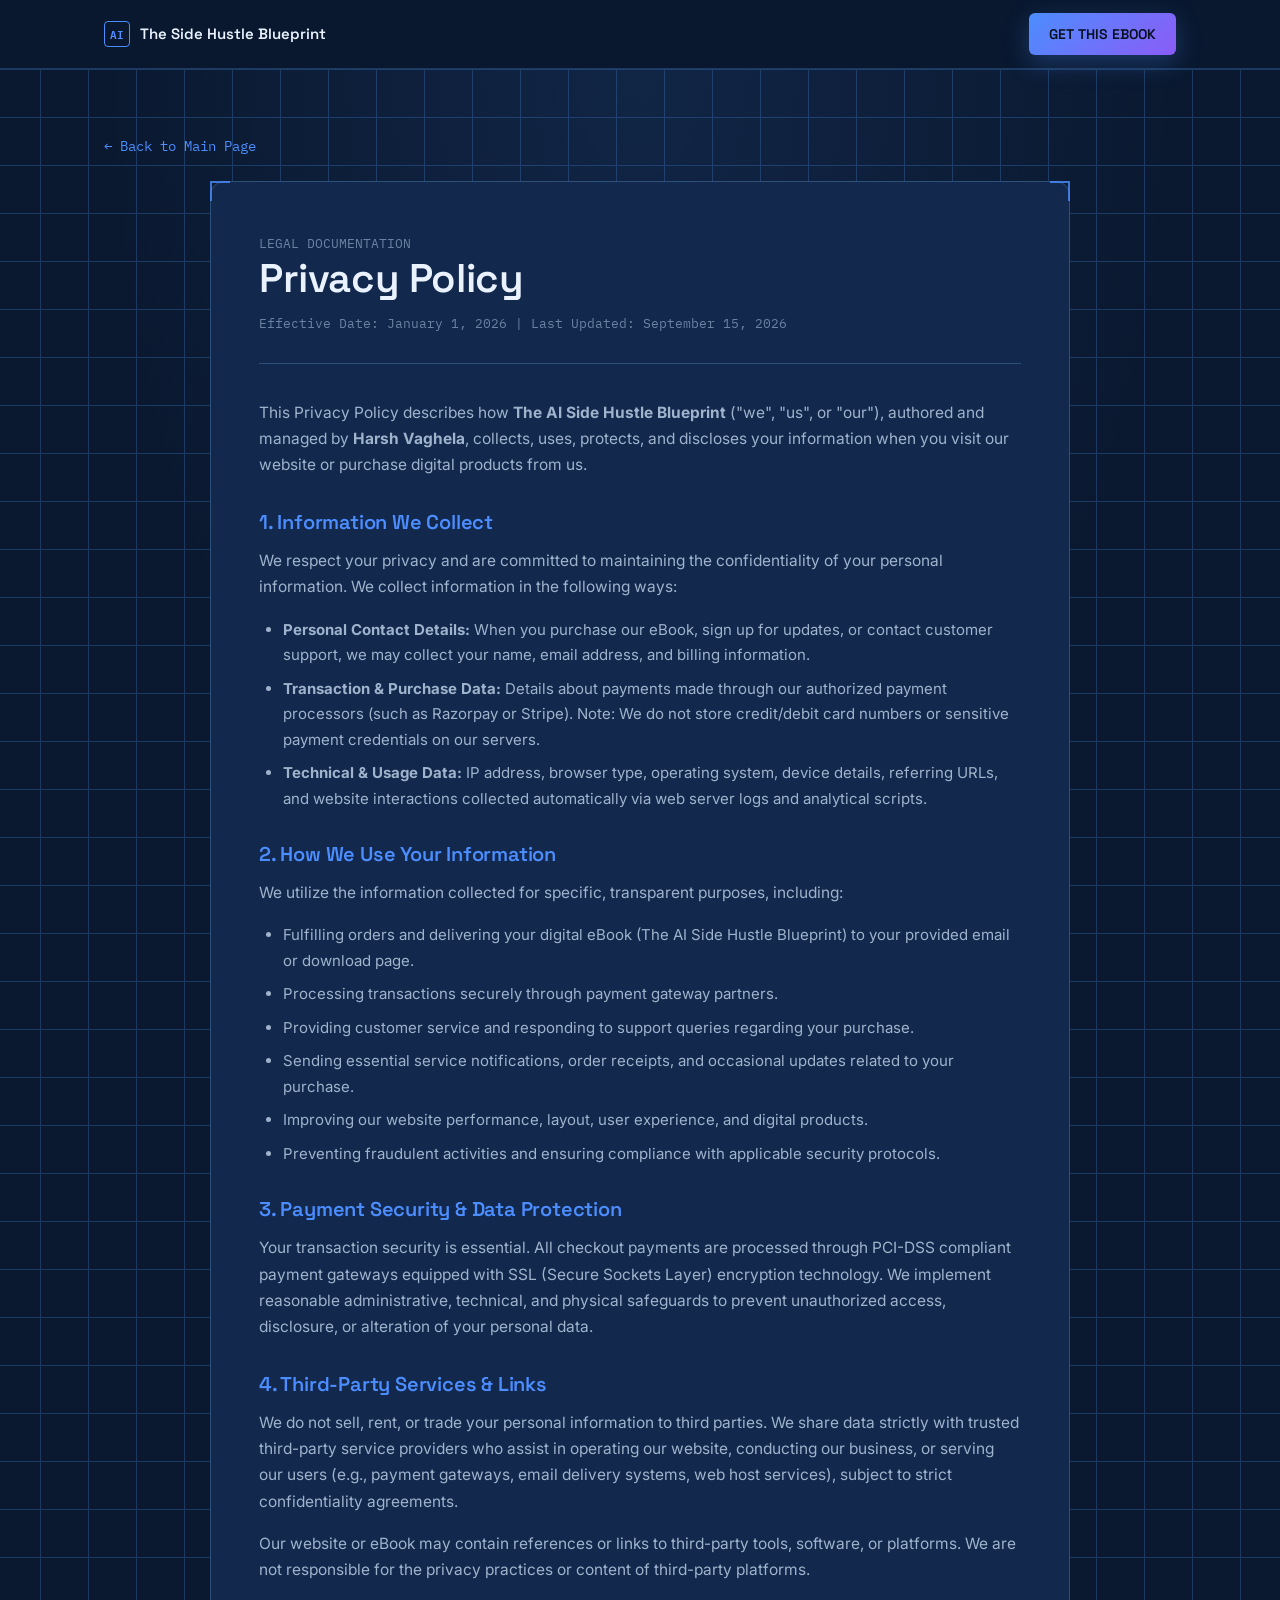
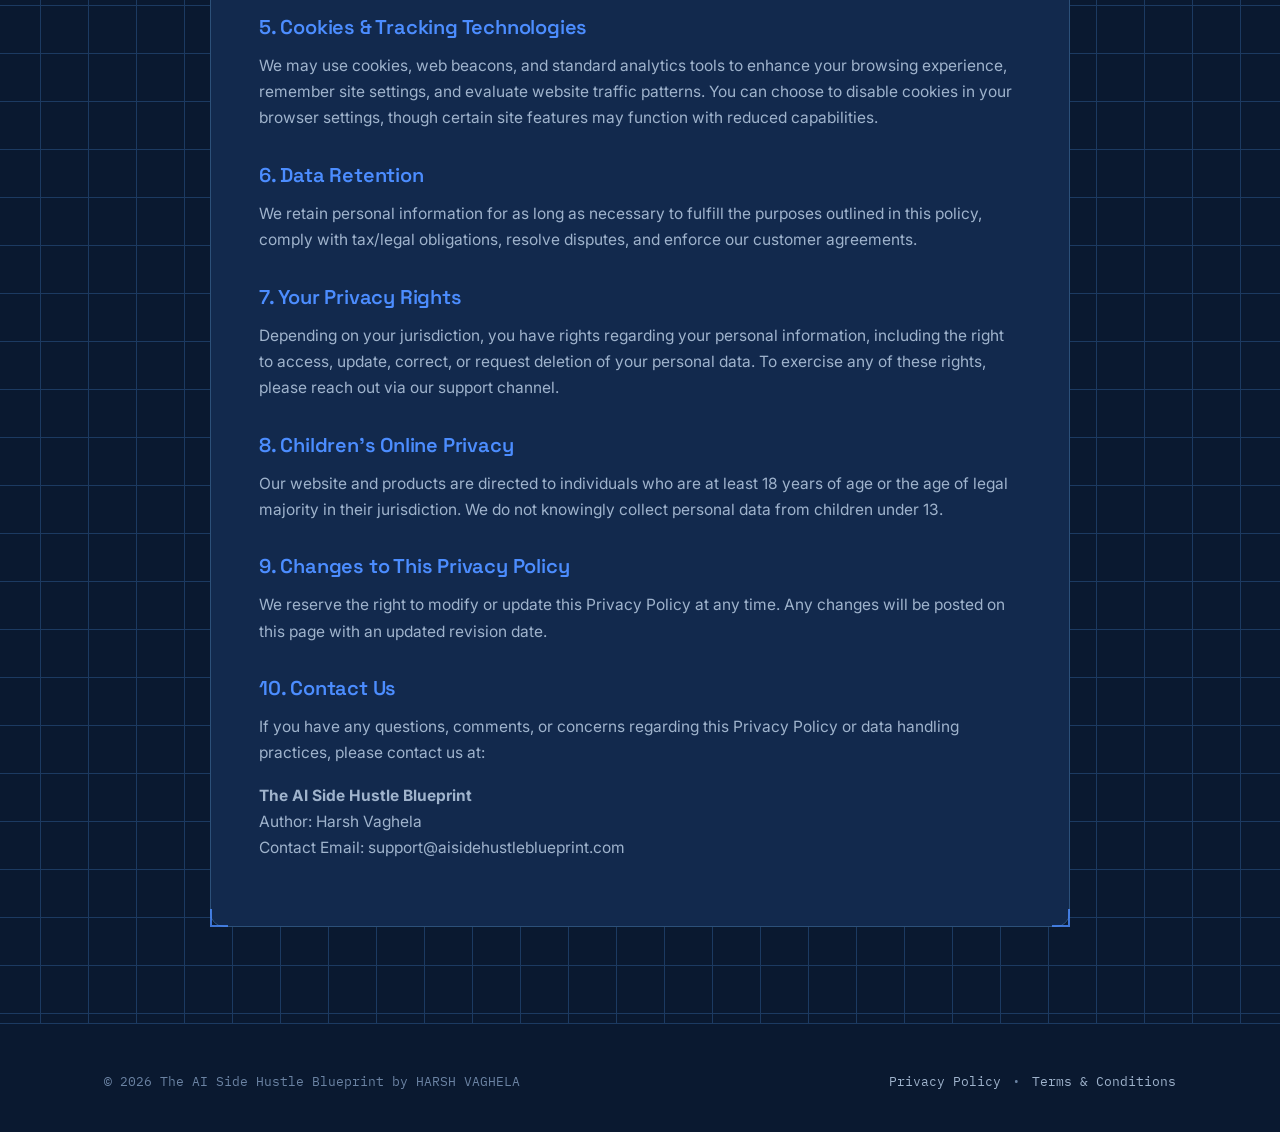
<file: Ai Side Hustle/privacy-policy.html>
<!DOCTYPE html>
<html lang="en">

<head>
    <meta charset="UTF-8">
    <meta name="viewport" content="width=device-width, initial-scale=1.0">
    <title>Privacy Policy | The AI Side Hustle Blueprint</title>
    <meta name="description"
        content="Privacy Policy for The AI Side Hustle Blueprint by Harsh Vaghela. Learn how we handle, collect, and protect your personal information.">
    <meta name="robots" content="index, follow">

    <link rel="preconnect" href="https://fonts.googleapis.com">
    <link rel="preconnect" href="https://fonts.gstatic.com" crossorigin>
    <link
        href="https://fonts.googleapis.com/css2?family=Space+Grotesk:wght@500;600;700&family=Inter:wght@400;500;600;700&family=IBM+Plex+Mono:wght@400;500&display=swap"
        rel="stylesheet">
    <link rel="stylesheet" href="style.css">
    <style>
        .legal-wrap {
            padding: 64px 0 96px;
        }

        .legal-card {
            background: var(--surface);
            border: 1px solid var(--line);
            border-radius: 14px;
            padding: 48px;
            max-width: 860px;
            margin: 0 auto;
        }

        .legal-head {
            border-bottom: 1px solid var(--line);
            padding-bottom: 28px;
            margin-bottom: 36px;
        }

        .legal-head h1 {
            font-size: clamp(28px, 4vw, 40px);
            margin-bottom: 12px;
        }

        .legal-head .meta {
            font-family: var(--font-mono);
            font-size: 13px;
            color: var(--text-faint);
        }

        .legal-body h2 {
            font-size: 20px;
            color: var(--accent);
            margin: 32px 0 14px;
        }

        .legal-body p {
            color: var(--text-dim);
            font-size: 15.5px;
            line-height: 1.7;
            margin-bottom: 16px;
        }

        .legal-body ul {
            color: var(--text-dim);
            font-size: 15px;
            margin: 0 0 20px 24px;
            padding: 0;
            line-height: 1.7;
        }

        .legal-body li {
            margin-bottom: 8px;
        }

        .back-home {
            display: inline-flex;
            align-items: center;
            gap: 8px;
            color: var(--accent);
            font-family: var(--font-mono);
            font-size: 14px;
            text-decoration: none;
            margin-bottom: 24px;
        }

        .back-home:hover {
            text-decoration: underline;
        }

        @media (max-width: 768px) {
            .legal-card {
                padding: 32px 20px;
            }
        }
    </style>
</head>

<body>

    <!-- ============================= NAV ============================= -->
    <header class="nav">
        <div class="container">
            <a href="index.html" class="nav-brand" style="text-decoration: none;">
                <span class="mark">AI</span>
                The Side Hustle Blueprint
            </a>
            <a href="https://rzp.io/rzp/XrM9nVfe" class="btn btn-primary" data-checkout-link>
                <span class="full">GET THIS EBOOK</span>
            </a>
        </div>
    </header>

    <!-- ============================= MAIN CONTENT ============================= -->
    <main class="legal-wrap grid-field">
        <div class="container">
            <a href="index.html" class="back-home">← Back to Main Page</a>

            <article class="legal-card tick-frame">
                <span class="tick-bl"></span><span class="tick-br"></span>

                <div class="legal-head">
                    <span class="sheet-label">LEGAL DOCUMENTATION</span>
                    <h1>Privacy Policy</h1>
                    <p class="meta">Effective Date: January 1, 2026 | Last Updated: September 15, 2026</p>
                </div>

                <div class="legal-body">
                    <p>This Privacy Policy describes how <strong>The AI Side Hustle Blueprint</strong> ("we", "us", or
                        "our"), authored and managed by <strong>Harsh Vaghela</strong>, collects, uses, protects, and
                        discloses your information when you visit our website or purchase digital products from us.</p>

                    <h2>1. Information We Collect</h2>
                    <p>We respect your privacy and are committed to maintaining the confidentiality of your personal
                        information. We collect information in the following ways:</p>
                    <ul>
                        <li><strong>Personal Contact Details:</strong> When you purchase our eBook, sign up for updates,
                            or contact customer support, we may collect your name, email address, and billing
                            information.</li>
                        <li><strong>Transaction & Purchase Data:</strong> Details about payments made through our
                            authorized payment processors (such as Razorpay or Stripe). Note: We do not store
                            credit/debit card numbers or sensitive payment credentials on our servers.</li>
                        <li><strong>Technical & Usage Data:</strong> IP address, browser type, operating system, device
                            details, referring URLs, and website interactions collected automatically via web server
                            logs and analytical scripts.</li>
                    </ul>

                    <h2>2. How We Use Your Information</h2>
                    <p>We utilize the information collected for specific, transparent purposes, including:</p>
                    <ul>
                        <li>Fulfilling orders and delivering your digital eBook (The AI Side Hustle Blueprint) to your
                            provided email or download page.</li>
                        <li>Processing transactions securely through payment gateway partners.</li>
                        <li>Providing customer service and responding to support queries regarding your purchase.</li>
                        <li>Sending essential service notifications, order receipts, and occasional updates related to
                            your purchase.</li>
                        <li>Improving our website performance, layout, user experience, and digital products.</li>
                        <li>Preventing fraudulent activities and ensuring compliance with applicable security protocols.
                        </li>
                    </ul>

                    <h2>3. Payment Security & Data Protection</h2>
                    <p>Your transaction security is essential. All checkout payments are processed through PCI-DSS
                        compliant payment gateways equipped with SSL (Secure Sockets Layer) encryption technology. We
                        implement reasonable administrative, technical, and physical safeguards to prevent unauthorized
                        access, disclosure, or alteration of your personal data.</p>

                    <h2>4. Third-Party Services & Links</h2>
                    <p>We do not sell, rent, or trade your personal information to third parties. We share data strictly
                        with trusted third-party service providers who assist in operating our website, conducting our
                        business, or serving our users (e.g., payment gateways, email delivery systems, web host
                        services), subject to strict confidentiality agreements.</p>
                    <p>Our website or eBook may contain references or links to third-party tools, software, or
                        platforms. We are not responsible for the privacy practices or content of third-party platforms.
                    </p>

                    <h2>5. Cookies & Tracking Technologies</h2>
                    <p>We may use cookies, web beacons, and standard analytics tools to enhance your browsing
                        experience, remember site settings, and evaluate website traffic patterns. You can choose to
                        disable cookies in your browser settings, though certain site features may function with reduced
                        capabilities.</p>

                    <h2>6. Data Retention</h2>
                    <p>We retain personal information for as long as necessary to fulfill the purposes outlined in this
                        policy, comply with tax/legal obligations, resolve disputes, and enforce our customer
                        agreements.</p>

                    <h2>7. Your Privacy Rights</h2>
                    <p>Depending on your jurisdiction, you have rights regarding your personal information, including
                        the right to access, update, correct, or request deletion of your personal data. To exercise any
                        of these rights, please reach out via our support channel.</p>

                    <h2>8. Children's Online Privacy</h2>
                    <p>Our website and products are directed to individuals who are at least 18 years of age or the age
                        of legal majority in their jurisdiction. We do not knowingly collect personal data from children
                        under 13.</p>

                    <h2>9. Changes to This Privacy Policy</h2>
                    <p>We reserve the right to modify or update this Privacy Policy at any time. Any changes will be
                        posted on this page with an updated revision date.</p>

                    <h2>10. Contact Us</h2>
                    <p>If you have any questions, comments, or concerns regarding this Privacy Policy or data handling
                        practices, please contact us at:</p>
                    <p><strong>The AI Side Hustle Blueprint</strong><br>
                        Author: Harsh Vaghela<br>
                        Contact Email: support@aisidehustleblueprint.com</p>
                </div>
            </article>
        </div>
    </main>

    <!-- ============================= FOOTER ============================= -->
    <footer>
        <div class="container">
            <div class="footer-bottom">
                <span>© 2026 The AI Side Hustle Blueprint by HARSH VAGHELA</span>
                <div class="footer-links">
                    <a href="privacy-policy.html" class="footer-link">Privacy Policy</a>
                    <span class="sep">•</span>
                    <a href="terms.html" class="footer-link">Terms &amp; Conditions</a>
                </div>
            </div>
        </div>
    </footer>

    <script src="script.js"></script>
</body>

</html>
</file>
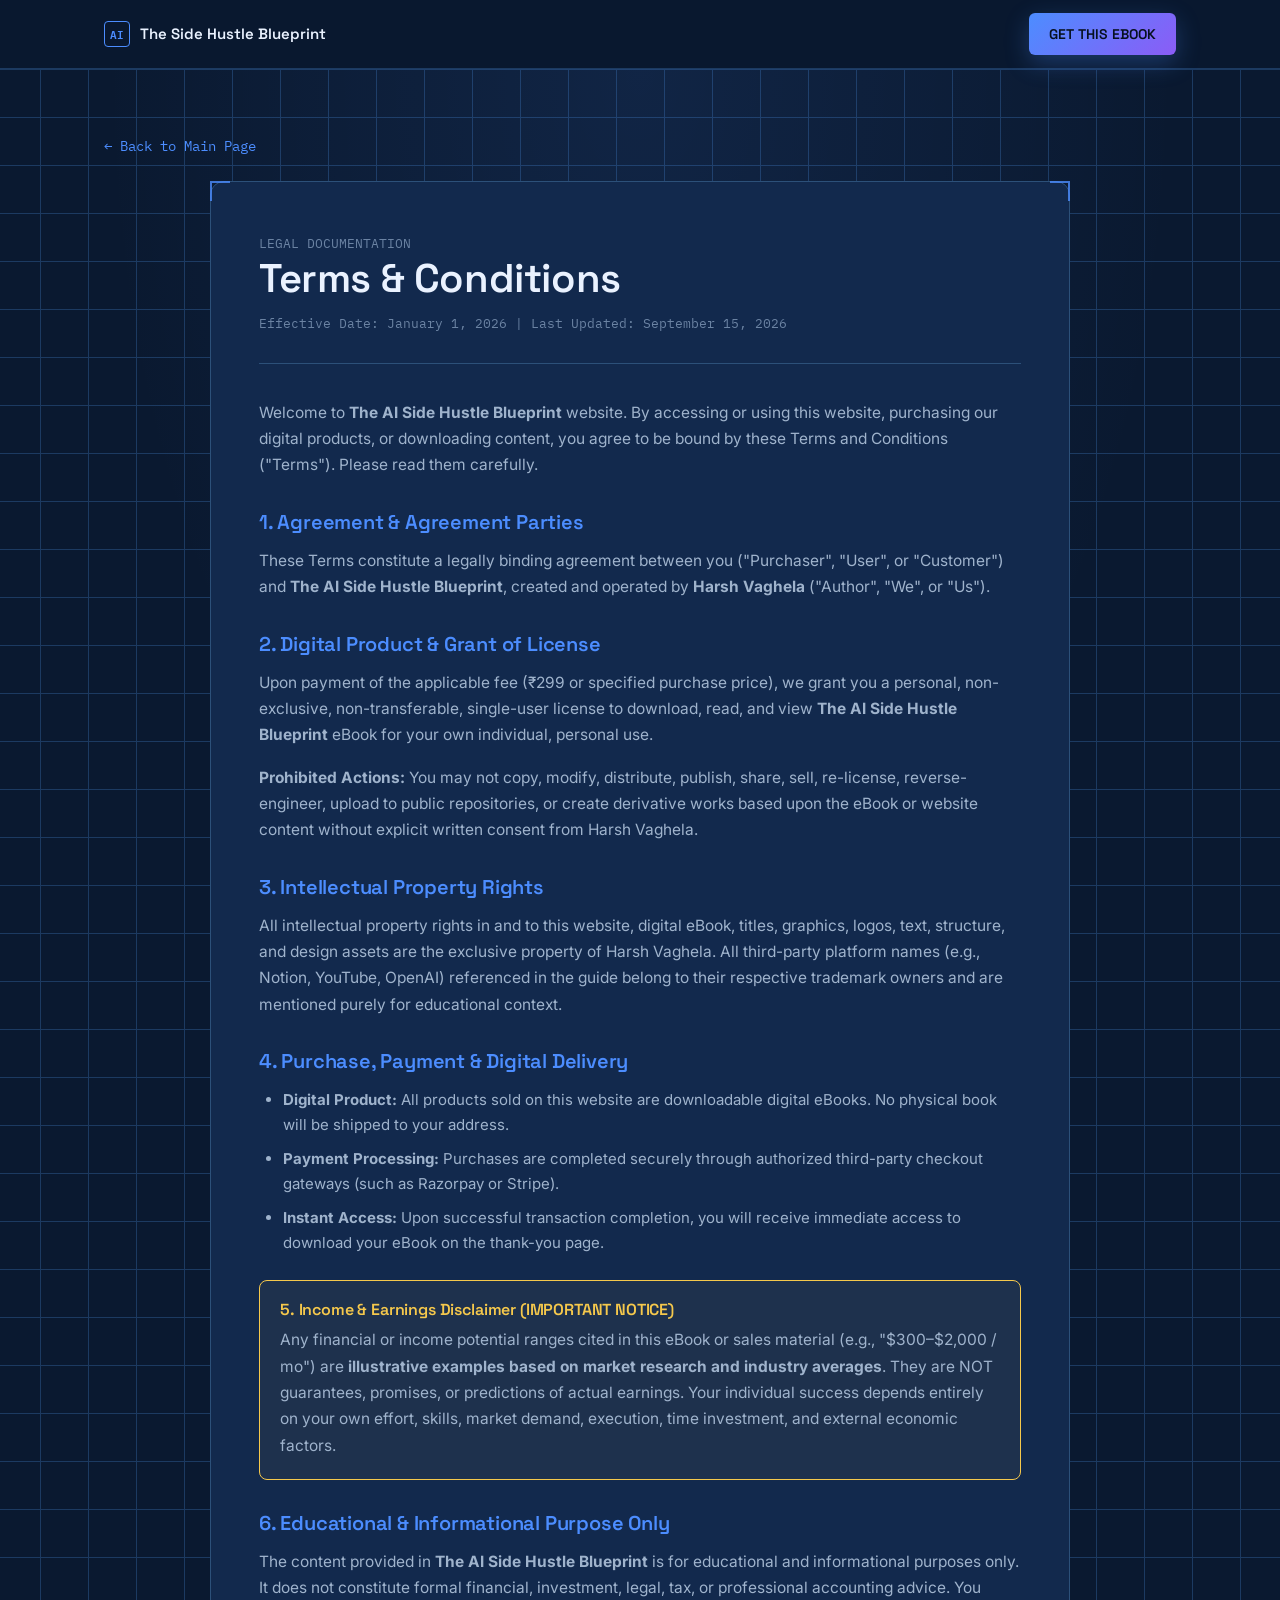
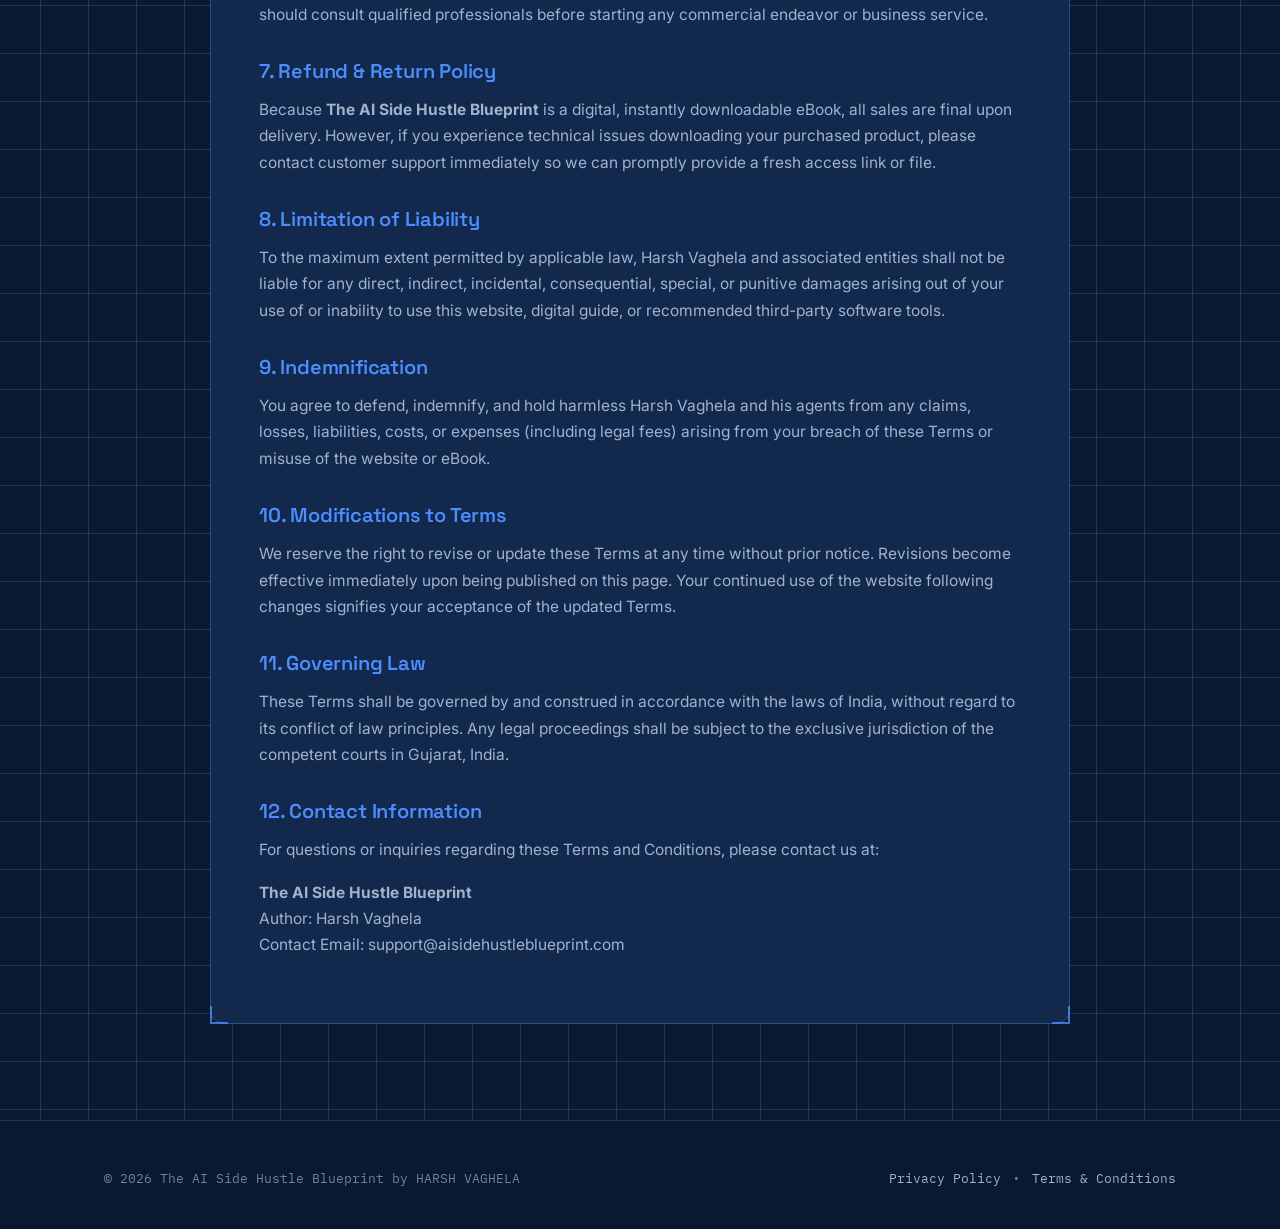
<file: Ai Side Hustle/terms.html>
<!DOCTYPE html>
<html lang="en">

<head>
    <meta charset="UTF-8">
    <meta name="viewport" content="width=device-width, initial-scale=1.0">
    <title>Terms & Conditions | The AI Side Hustle Blueprint</title>
    <meta name="description"
        content="Terms and Conditions for purchasing and using The AI Side Hustle Blueprint eBook by Harsh Vaghela.">
    <meta name="robots" content="index, follow">

    <link rel="preconnect" href="https://fonts.googleapis.com">
    <link rel="preconnect" href="https://fonts.gstatic.com" crossorigin>
    <link
        href="https://fonts.googleapis.com/css2?family=Space+Grotesk:wght@500;600;700&family=Inter:wght@400;500;600;700&family=IBM+Plex+Mono:wght@400;500&display=swap"
        rel="stylesheet">
    <link rel="stylesheet" href="style.css">
    <style>
        .legal-wrap {
            padding: 64px 0 96px;
        }

        .legal-card {
            background: var(--surface);
            border: 1px solid var(--line);
            border-radius: 14px;
            padding: 48px;
            max-width: 860px;
            margin: 0 auto;
        }

        .legal-head {
            border-bottom: 1px solid var(--line);
            padding-bottom: 28px;
            margin-bottom: 36px;
        }

        .legal-head h1 {
            font-size: clamp(28px, 4vw, 40px);
            margin-bottom: 12px;
        }

        .legal-head .meta {
            font-family: var(--font-mono);
            font-size: 13px;
            color: var(--text-faint);
        }

        .legal-body h2 {
            font-size: 20px;
            color: var(--accent);
            margin: 32px 0 14px;
        }

        .legal-body p {
            color: var(--text-dim);
            font-size: 15.5px;
            line-height: 1.7;
            margin-bottom: 16px;
        }

        .legal-body ul {
            color: var(--text-dim);
            font-size: 15px;
            margin: 0 0 20px 24px;
            padding: 0;
            line-height: 1.7;
        }

        .legal-body li {
            margin-bottom: 8px;
        }

        .back-home {
            display: inline-flex;
            align-items: center;
            gap: 8px;
            color: var(--accent);
            font-family: var(--font-mono);
            font-size: 14px;
            text-decoration: none;
            margin-bottom: 24px;
        }

        .back-home:hover {
            text-decoration: underline;
        }

        .disclaimer-box {
            border: 1px solid var(--highlight);
            background: rgba(245, 200, 76, 0.05);
            border-radius: 8px;
            padding: 20px;
            margin: 24px 0;
        }

        .disclaimer-box h3 {
            color: var(--highlight);
            font-size: 16px;
            margin-bottom: 8px;
        }

        @media (max-width: 768px) {
            .legal-card {
                padding: 32px 20px;
            }
        }
    </style>
</head>

<body>

    <!-- ============================= NAV ============================= -->
    <header class="nav">
        <div class="container">
            <a href="index.html" class="nav-brand" style="text-decoration: none;">
                <span class="mark">AI</span>
                The Side Hustle Blueprint
            </a>
            <a href="https://rzp.io/rzp/XrM9nVfe" class="btn btn-primary" data-checkout-link>
                <span class="full">GET THIS EBOOK</span>
            </a>
        </div>
    </header>

    <!-- ============================= MAIN CONTENT ============================= -->
    <main class="legal-wrap grid-field">
        <div class="container">
            <a href="index.html" class="back-home">← Back to Main Page</a>

            <article class="legal-card tick-frame">
                <span class="tick-bl"></span><span class="tick-br"></span>

                <div class="legal-head">
                    <span class="sheet-label">LEGAL DOCUMENTATION</span>
                    <h1>Terms &amp; Conditions</h1>
                    <p class="meta">Effective Date: January 1, 2026 | Last Updated: September 15, 2026</p>
                </div>

                <div class="legal-body">
                    <p>Welcome to <strong>The AI Side Hustle Blueprint</strong> website. By accessing or using this
                        website, purchasing our digital products, or downloading content, you agree to be bound by these
                        Terms and Conditions ("Terms"). Please read them carefully.</p>

                    <h2>1. Agreement & Agreement Parties</h2>
                    <p>These Terms constitute a legally binding agreement between you ("Purchaser", "User", or
                        "Customer") and <strong>The AI Side Hustle Blueprint</strong>, created and operated by
                        <strong>Harsh Vaghela</strong> ("Author", "We", or "Us").</p>

                    <h2>2. Digital Product & Grant of License</h2>
                    <p>Upon payment of the applicable fee (₹299 or specified purchase price), we grant you a personal,
                        non-exclusive, non-transferable, single-user license to download, read, and view <strong>The AI
                            Side Hustle Blueprint</strong> eBook for your own individual, personal use.</p>
                    <p><strong>Prohibited Actions:</strong> You may not copy, modify, distribute, publish, share, sell,
                        re-license, reverse-engineer, upload to public repositories, or create derivative works based
                        upon the eBook or website content without explicit written consent from Harsh Vaghela.</p>

                    <h2>3. Intellectual Property Rights</h2>
                    <p>All intellectual property rights in and to this website, digital eBook, titles, graphics, logos,
                        text, structure, and design assets are the exclusive property of Harsh Vaghela. All third-party
                        platform names (e.g., Notion, YouTube, OpenAI) referenced in the guide belong to their
                        respective trademark owners and are mentioned purely for educational context.</p>

                    <h2>4. Purchase, Payment & Digital Delivery</h2>
                    <ul>
                        <li><strong>Digital Product:</strong> All products sold on this website are downloadable digital
                            eBooks. No physical book will be shipped to your address.</li>
                        <li><strong>Payment Processing:</strong> Purchases are completed securely through authorized
                            third-party checkout gateways (such as Razorpay or Stripe).</li>
                        <li><strong>Instant Access:</strong> Upon successful transaction completion, you will receive
                            immediate access to download your eBook on the thank-you page.</li>
                    </ul>

                    <div class="disclaimer-box">
                        <h3>5. Income & Earnings Disclaimer (IMPORTANT NOTICE)</h3>
                        <p style="margin-bottom: 0;">Any financial or income potential ranges cited in this eBook or
                            sales material (e.g., "$300–$2,000 / mo") are <strong>illustrative examples based on market
                                research and industry averages</strong>. They are NOT guarantees, promises, or
                            predictions of actual earnings. Your individual success depends entirely on your own effort,
                            skills, market demand, execution, time investment, and external economic factors.</p>
                    </div>

                    <h2>6. Educational & Informational Purpose Only</h2>
                    <p>The content provided in <strong>The AI Side Hustle Blueprint</strong> is for educational and
                        informational purposes only. It does not constitute formal financial, investment, legal, tax, or
                        professional accounting advice. You should consult qualified professionals before starting any
                        commercial endeavor or business service.</p>

                    <h2>7. Refund & Return Policy</h2>
                    <p>Because <strong>The AI Side Hustle Blueprint</strong> is a digital, instantly downloadable eBook,
                        all sales are final upon delivery. However, if you experience technical issues downloading your
                        purchased product, please contact customer support immediately so we can promptly provide a
                        fresh access link or file.</p>

                    <h2>8. Limitation of Liability</h2>
                    <p>To the maximum extent permitted by applicable law, Harsh Vaghela and associated entities shall
                        not be liable for any direct, indirect, incidental, consequential, special, or punitive damages
                        arising out of your use of or inability to use this website, digital guide, or recommended
                        third-party software tools.</p>

                    <h2>9. Indemnification</h2>
                    <p>You agree to defend, indemnify, and hold harmless Harsh Vaghela and his agents from any claims,
                        losses, liabilities, costs, or expenses (including legal fees) arising from your breach of these
                        Terms or misuse of the website or eBook.</p>

                    <h2>10. Modifications to Terms</h2>
                    <p>We reserve the right to revise or update these Terms at any time without prior notice. Revisions
                        become effective immediately upon being published on this page. Your continued use of the
                        website following changes signifies your acceptance of the updated Terms.</p>

                    <h2>11. Governing Law</h2>
                    <p>These Terms shall be governed by and construed in accordance with the laws of India, without
                        regard to its conflict of law principles. Any legal proceedings shall be subject to the
                        exclusive jurisdiction of the competent courts in Gujarat, India.</p>

                    <h2>12. Contact Information</h2>
                    <p>For questions or inquiries regarding these Terms and Conditions, please contact us at:</p>
                    <p><strong>The AI Side Hustle Blueprint</strong><br>
                        Author: Harsh Vaghela<br>
                        Contact Email: support@aisidehustleblueprint.com</p>
                </div>
            </article>
        </div>
    </main>

    <!-- ============================= FOOTER ============================= -->
    <footer>
        <div class="container">
            <div class="footer-bottom">
                <span>© 2026 The AI Side Hustle Blueprint by HARSH VAGHELA</span>
                <div class="footer-links">
                    <a href="privacy-policy.html" class="footer-link">Privacy Policy</a>
                    <span class="sep">•</span>
                    <a href="terms.html" class="footer-link">Terms &amp; Conditions</a>
                </div>
            </div>
        </div>
    </footer>

    <script src="script.js"></script>
</body>

</html>
</file>
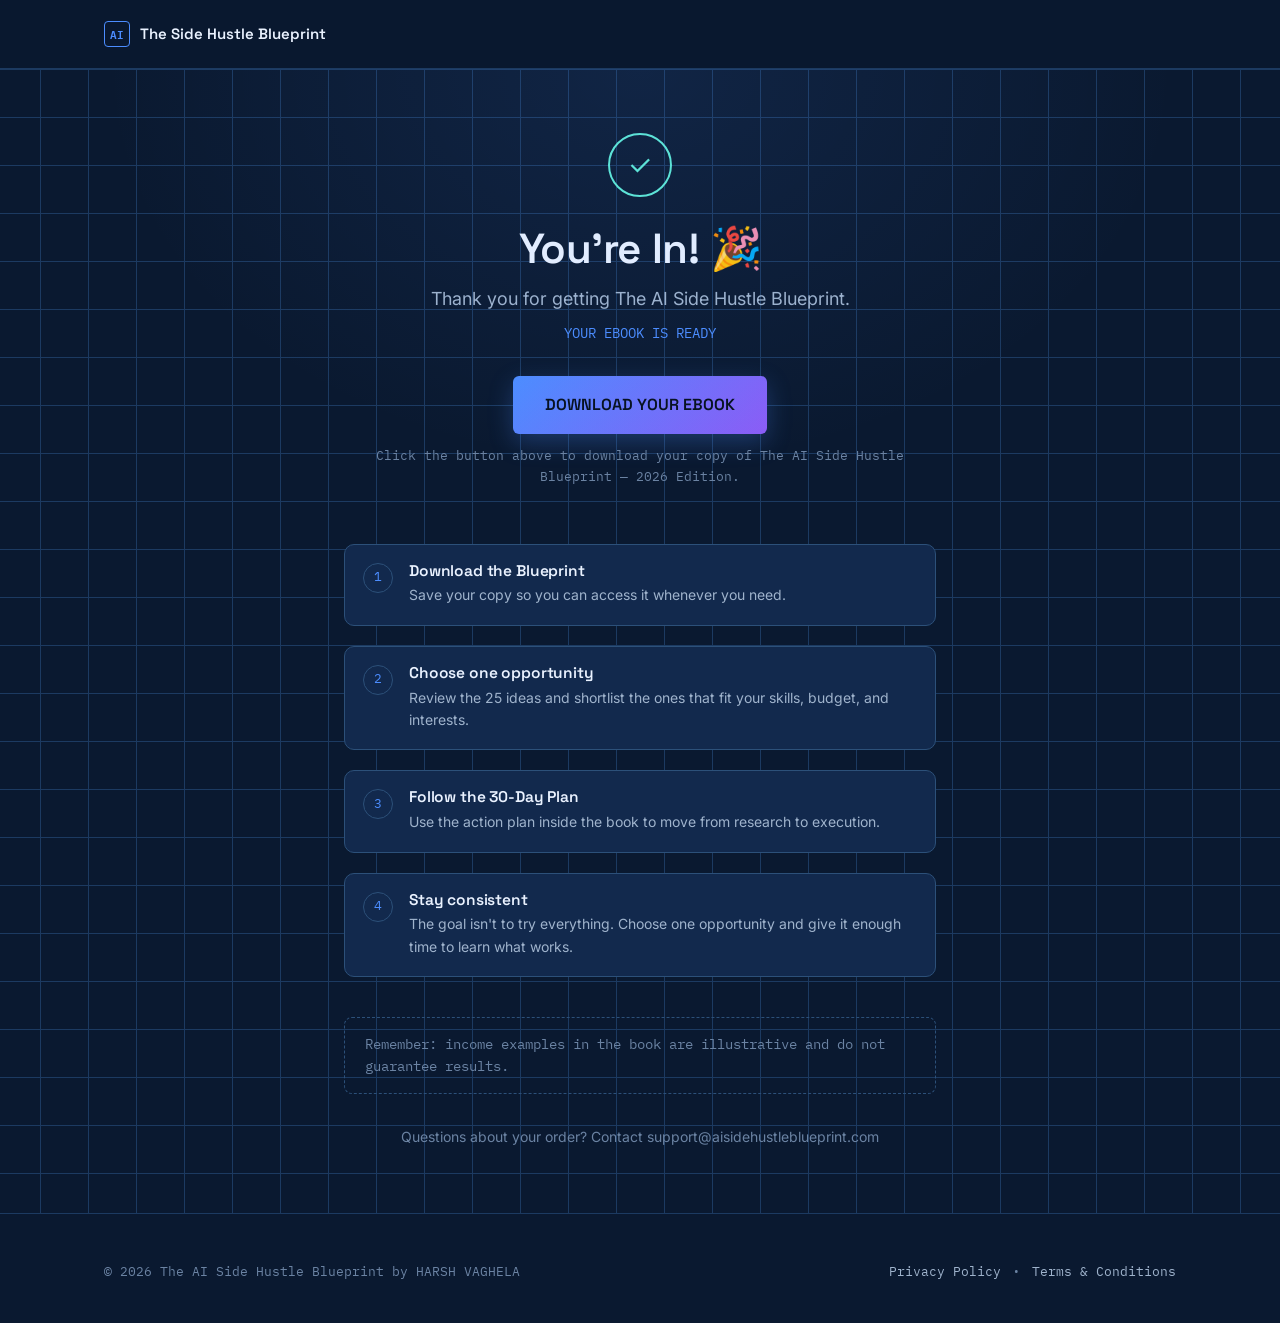
<file: Ai Side Hustle/thank-you.html>
<!DOCTYPE html>
<html lang="en">

<head>
  <meta charset="UTF-8">
  <meta name="viewport" content="width=device-width, initial-scale=1.0">
  <title>You're In! | The AI Side Hustle Blueprint</title>
  <meta name="robots" content="noindex">
  <link rel="preconnect" href="https://fonts.googleapis.com">
  <link rel="preconnect" href="https://fonts.gstatic.com" crossorigin>
  <link
    href="https://fonts.googleapis.com/css2?family=Space+Grotesk:wght@500;600;700&family=Inter:wght@400;500;600;700&family=IBM+Plex+Mono:wght@400;500&display=swap"
    rel="stylesheet">
  <link rel="stylesheet" href="style.css">
  <style>
    .ty-wrap {
      min-height: 100vh;
      display: flex;
      align-items: center;
    }

    .ty-card {
      max-width: 640px;
      margin: 0 auto;
      text-align: center;
      padding: 64px 24px;
    }

    .ty-icon {
      width: 64px;
      height: 64px;
      border-radius: 50%;
      border: 2px solid var(--good);
      display: grid;
      place-items: center;
      margin: 0 auto 28px;
      color: var(--good);
      font-size: 28px;
    }

    .ty-card h1 {
      font-size: clamp(30px, 4.5vw, 42px);
      margin-bottom: 12px;
    }

    .ty-card .sub {
      color: var(--text-dim);
      font-size: 18px;
      margin-bottom: 8px;
    }

    .ty-card .ready {
      font-family: var(--font-mono);
      color: var(--accent);
      font-size: 14px;
      margin-bottom: 32px;
    }

    .ty-card .cta-note {
      margin-bottom: 56px;
    }

    .next-steps {
      text-align: left;
      display: flex;
      flex-direction: column;
      gap: 20px;
      margin-bottom: 40px;
    }

    .next-step {
      display: flex;
      gap: 16px;
      align-items: flex-start;
      padding: 18px;
      border: 1px solid var(--line);
      border-radius: 10px;
      background: var(--surface);
    }

    .next-step .n {
      font-family: var(--font-mono);
      color: var(--accent);
      border: 1px solid var(--line);
      border-radius: 50%;
      width: 30px;
      height: 30px;
      display: grid;
      place-items: center;
      font-size: 13px;
      flex-shrink: 0;
    }

    .next-step h4 {
      font-size: 15.5px;
      margin-bottom: 4px;
    }

    .next-step p {
      color: var(--text-dim);
      font-size: 14px;
    }

    .note-box {
      border: 1px dashed var(--line);
      border-radius: 8px;
      padding: 16px 20px;
      color: var(--text-faint);
      font-size: 13.5px;
      font-family: var(--font-mono);
      text-align: left;
    }

    .support-line {
      margin-top: 32px;
      color: var(--text-faint);
      font-size: 14px;
    }
  </style>
</head>

<body>

  <header class="nav">
    <div class="container">
      <div class="nav-brand">
        <span class="mark">AI</span>
        The Side Hustle Blueprint
      </div>
    </div>
  </header>

  <div class="ty-wrap grid-field">
    <div class="container">
      <div class="ty-card">
        <div class="ty-icon">✓</div>
        <h1>You're In! 🎉</h1>
        <p class="sub">Thank you for getting The AI Side Hustle Blueprint.</p>
        <p class="ready">YOUR EBOOK IS READY</p>

        <a href="#" class="btn btn-primary" data-download-link>DOWNLOAD YOUR EBOOK</a>
        <p class="cta-note">Click the button above to download your copy of The AI Side Hustle Blueprint — 2026 Edition.
        </p>

        <div class="next-steps">
          <div class="next-step">
            <span class="n">1</span>
            <div>
              <h4>Download the Blueprint</h4>
              <p>Save your copy so you can access it whenever you need.</p>
            </div>
          </div>
          <div class="next-step">
            <span class="n">2</span>
            <div>
              <h4>Choose one opportunity</h4>
              <p>Review the 25 ideas and shortlist the ones that fit your skills, budget, and interests.</p>
            </div>
          </div>
          <div class="next-step">
            <span class="n">3</span>
            <div>
              <h4>Follow the 30-Day Plan</h4>
              <p>Use the action plan inside the book to move from research to execution.</p>
            </div>
          </div>
          <div class="next-step">
            <span class="n">4</span>
            <div>
              <h4>Stay consistent</h4>
              <p>The goal isn't to try everything. Choose one opportunity and give it enough time to learn what works.
              </p>
            </div>
          </div>
        </div>

        <div class="note-box">
          Remember: income examples in the book are illustrative and do not guarantee results.
        </div>

        <p class="support-line">Questions about your order? Contact support@aisidehustleblueprint.com</p>
      </div>
    </div>
  </div>

  <footer>
    <div class="container">
      <div class="footer-bottom">
        <span>© 2026 The AI Side Hustle Blueprint by HARSH VAGHELA</span>
        <div class="footer-links">
          <a href="privacy-policy.html" class="footer-link">Privacy Policy</a>
          <span class="sep">•</span>
          <a href="terms.html" class="footer-link">Terms &amp; Conditions</a>
        </div>
      </div>
    </div>
  </footer>

  <script src="script.js"></script>
</body>

</html>
</file>
<file: Ai Side Hustle/style.css>
/* ============================================================
   THE AI SIDE HUSTLE BLUEPRINT — Sales Funnel Stylesheet
   Design concept: an actual technical blueprint document —
   deep blueprint-blue ground, fine linework grid, corner ticks,
   and spec-sheet typography for the data that the book itself
   presents (cost, difficulty, time-to-first-$).
   ============================================================ */

:root {
  /* ---- Color tokens ---- */
  --bg: #0a1930;
  --bg-alt: #0d1f3d;
  --surface: #12294d;
  --surface-raised: #163258;
  --line: #2c5079;
  --line-soft: #1c3a61;
  --text: #eaf2ff;
  --text-dim: #9fb3cc;
  --text-faint: #6b83a3;
  --accent: #4c8dff;
  --accent-2: #8b5cf6;
  --accent-soft: rgba(76, 141, 255, 0.12);
  --highlight: #f5c84c;
  --good: #5eead4;

  /* ---- Type ---- */
  --font-display: "Space Grotesk", "Inter", sans-serif;
  --font-body: "Inter", -apple-system, BlinkMacSystemFont, sans-serif;
  --font-mono: "IBM Plex Mono", "SFMono-Regular", Consolas, monospace;

  --container: 1120px;
}

* {
  box-sizing: border-box;
}

html {
  scroll-behavior: smooth;
}

@media (prefers-reduced-motion: reduce) {
  html {
    scroll-behavior: auto;
  }

  *,
  *::before,
  *::after {
    animation-duration: 0.001ms !important;
    transition-duration: 0.001ms !important;
  }
}

body {
  margin: 0;
  background: var(--bg);
  color: var(--text);
  font-family: var(--font-body);
  font-size: 16px;
  line-height: 1.6;
  -webkit-font-smoothing: antialiased;
}

img,
svg {
  max-width: 100%;
  display: block;
}

a {
  color: inherit;
}

h1,
h2,
h3,
h4 {
  font-family: var(--font-display);
  font-weight: 600;
  line-height: 1.15;
  margin: 0;
  letter-spacing: -0.01em;
}

p {
  margin: 0;
}

.container {
  max-width: var(--container);
  margin: 0 auto;
  padding: 0 24px;
}

/* ---- Blueprint grid backdrop ---- */
.grid-field {
  position: relative;
  background-image:
    linear-gradient(var(--line-soft) 1px, transparent 1px),
    linear-gradient(90deg, var(--line-soft) 1px, transparent 1px);
  background-size: 48px 48px;
  background-position: center top;
}

.grid-field::before {
  content: "";
  position: absolute;
  inset: 0;
  background: radial-gradient(ellipse 60% 50% at 50% 0%, rgba(76, 141, 255, 0.10), transparent 70%);
  pointer-events: none;
}

/* ---- Corner ticks: the recurring signature device, used on
   the hero mockup, the offer panel, and preview frames — like
   registration marks on a technical drawing ---- */
.tick-frame {
  position: relative;
}

.tick-frame::before,
.tick-frame::after,
.tick-frame .tick-br,
.tick-frame .tick-bl {
  content: "";
  position: absolute;
  width: 18px;
  height: 18px;
  border: 2px solid var(--accent);
  opacity: 0.8;
}

.tick-frame::before {
  top: -1px;
  left: -1px;
  border-right: none;
  border-bottom: none;
}

.tick-frame::after {
  top: -1px;
  right: -1px;
  border-left: none;
  border-bottom: none;
}

.tick-frame .tick-bl {
  bottom: -1px;
  left: -1px;
  border-right: none;
  border-top: none;
}

.tick-frame .tick-br {
  bottom: -1px;
  right: -1px;
  border-left: none;
  border-top: none;
}

/* ---- Sheet label: mimics a blueprint sheet index, used once
   per major part to number the five categories ---- */
.sheet-label {
  display: inline-flex;
  align-items: baseline;
  gap: 8px;
  font-family: var(--font-mono);
  font-size: 13px;
  color: var(--text-faint);
}

.sheet-label b {
  color: var(--accent);
  font-size: 15px;
}

/* ---- Buttons ---- */
.btn {
  display: inline-flex;
  align-items: center;
  justify-content: center;
  gap: 10px;
  font-family: var(--font-display);
  font-weight: 600;
  font-size: 16px;
  padding: 16px 32px;
  border-radius: 6px;
  border: none;
  cursor: pointer;
  text-decoration: none;
  transition: transform 0.15s ease, box-shadow 0.15s ease, background 0.15s ease;
  white-space: nowrap;
}

.btn-primary {
  background: linear-gradient(135deg, var(--accent), var(--accent-2));
  color: #06101f;
  box-shadow: 0 8px 24px rgba(76, 141, 255, 0.28);
}

.btn-primary:hover {
  transform: translateY(-2px);
  box-shadow: 0 12px 28px rgba(76, 141, 255, 0.38);
}

.btn-primary:active {
  transform: translateY(0);
}

.btn-primary:focus-visible {
  outline: 3px solid var(--good);
  outline-offset: 3px;
}

.btn-ghost {
  background: transparent;
  color: var(--text);
  border: 1px solid var(--line);
}

.btn-ghost:hover {
  border-color: var(--accent);
  color: var(--accent);
}

.btn-block {
  width: 100%;
}

.cta-note {
  font-family: var(--font-mono);
  font-size: 13px;
  color: var(--text-faint);
  margin-top: 12px;
}

/* ---- Nav ---- */
.nav {
  position: sticky;
  top: 0;
  z-index: 40;
  background: rgba(10, 25, 48, 0.85);
  backdrop-filter: blur(10px);
  border-bottom: 1px solid var(--line-soft);
}

.nav .container {
  display: flex;
  align-items: center;
  justify-content: space-between;
  height: 68px;
}

.nav-brand {
  font-family: var(--font-display);
  font-weight: 600;
  font-size: 15px;
  display: flex;
  align-items: center;
  gap: 10px;
}

.nav-brand .mark {
  width: 26px;
  height: 26px;
  border: 1.5px solid var(--accent);
  border-radius: 4px;
  display: grid;
  place-items: center;
  color: var(--accent);
  font-family: var(--font-mono);
  font-size: 11px;
}

.nav .btn {
  padding: 10px 20px;
  font-size: 14px;
}

/* ---- Hero ---- */
.hero {
  padding: 88px 0 96px;
}

.hero .container {
  display: grid;
  grid-template-columns: 1.05fr 0.95fr;
  gap: 64px;
  align-items: center;
}

.badges-row {
  display: flex;
  flex-wrap: wrap;
  gap: 10px;
  margin-bottom: 28px;
}

.pill {
  font-family: var(--font-mono);
  font-size: 12.5px;
  color: var(--text-dim);
  border: 1px solid var(--line);
  border-radius: 100px;
  padding: 6px 14px;
  background: var(--surface);
}

.pill.accent {
  color: var(--accent);
  border-color: rgba(76, 141, 255, 0.4);
}

.hero h1 {
  font-size: clamp(36px, 4.6vw, 58px);
  margin-bottom: 22px;
}

.hero .lede {
  font-size: 19px;
  color: var(--text-dim);
  max-width: 46ch;
  margin-bottom: 34px;
}

.hero-cta {
  display: flex;
  flex-direction: column;
  align-items: flex-start;
  gap: 0;
}

.hero-mockup-wrap {
  display: flex;
  justify-content: center;
  animation: float 6s ease-in-out infinite;
}

@media (prefers-reduced-motion: reduce) {
  .hero-mockup-wrap {
    animation: none;
  }
}

@keyframes float {

  0%,
  100% {
    transform: translateY(0);
  }

  50% {
    transform: translateY(-14px);
  }
}

/* ---- Book cover mockup container & image styling ---- */
.book-cover-container {
  display: inline-block;
  padding: 10px;
  background: var(--surface);
  border: 1px solid var(--line);
  border-radius: 14px;
  box-shadow: 0 24px 60px rgba(0, 0, 0, 0.5), 0 0 40px rgba(76, 141, 255, 0.15);
  position: relative;
  transition: transform 0.4s ease, box-shadow 0.4s ease;
}

.book-cover-container:hover {
  transform: translateY(-6px) scale(1.02);
  box-shadow: 0 32px 70px rgba(0, 0, 0, 0.6), 0 0 50px rgba(76, 141, 255, 0.3);
}

.book-cover-img {
  width: 320px;
  max-width: 100%;
  height: auto;
  border-radius: 8px;
  display: block;
}

.cover-preview-frame {
  padding: 0 !important;
  background: transparent !important;
  border: 1px solid var(--line) !important;
  overflow: hidden;
}

.preview-cover-img {
  width: 100%;
  height: 100%;
  object-fit: cover;
  border-radius: 6px;
  transition: transform 0.3s ease;
}

.preview-wrap:hover .preview-cover-img {
  transform: scale(1.05);
}

/* ---- Sections ---- */
section {
  padding: 96px 0;
}

.section-alt {
  background: var(--bg-alt);
}

.section-head {
  max-width: 640px;
  margin-bottom: 56px;
}

.section-head.center {
  margin-left: auto;
  margin-right: auto;
  text-align: center;
}

.section-head h2 {
  font-size: clamp(28px, 3.4vw, 40px);
  margin-bottom: 16px;
}

.section-head p {
  color: var(--text-dim);
  font-size: 17px;
}

/* ---- Problem section ---- */
.pain-grid {
  display: grid;
  grid-template-columns: 1fr 1fr;
  gap: 48px;
  align-items: start;
}

.pain-list {
  list-style: none;
  margin: 0;
  padding: 0;
  display: flex;
  flex-direction: column;
  gap: 18px;
}

.pain-list li {
  display: flex;
  gap: 14px;
  color: var(--text-dim);
  font-size: 16px;
  padding-bottom: 18px;
  border-bottom: 1px solid var(--line-soft);
}

.pain-list li:last-child {
  border-bottom: none;
}

.pain-list .dash {
  color: var(--accent);
  font-family: var(--font-mono);
  flex-shrink: 0;
}

.pain-resolve {
  background: var(--surface);
  border: 1px solid var(--line);
  border-radius: 10px;
  padding: 32px;
}

.pain-resolve p.big {
  font-family: var(--font-display);
  font-size: 22px;
  line-height: 1.4;
}

/* ---- Category cards (Section 3) ---- */
.category-grid {
  display: grid;
  grid-template-columns: repeat(auto-fit, minmax(280px, 1fr));
  gap: 24px;
}

.cat-card {
  background: var(--surface);
  border: 1px solid var(--line);
  border-radius: 10px;
  padding: 28px;
}

.cat-card .sheet-label {
  margin-bottom: 14px;
}

.cat-card h3 {
  font-size: 20px;
  margin-bottom: 10px;
}

.cat-card p.desc {
  color: var(--text-dim);
  font-size: 14.5px;
  margin-bottom: 18px;
}

.cat-card ul {
  list-style: none;
  margin: 0;
  padding: 0;
  display: flex;
  flex-direction: column;
  gap: 8px;
}

.cat-card ul li {
  font-size: 14px;
  color: var(--text-dim);
  padding-left: 16px;
  position: relative;
}

.cat-card ul li::before {
  content: "";
  position: absolute;
  left: 0;
  top: 8px;
  width: 6px;
  height: 6px;
  background: var(--accent);
  border-radius: 1px;
}

/* ---- What's inside checklist ---- */
.inside-panel {
  display: grid;
  grid-template-columns: 1fr 1fr;
  gap: 16px 32px;
  background: var(--surface);
  border: 1px solid var(--line);
  border-radius: 12px;
  padding: 40px;
}

.inside-item {
  display: flex;
  align-items: flex-start;
  gap: 12px;
  padding: 14px 0;
  border-bottom: 1px solid var(--line-soft);
}

.inside-item:nth-last-child(-n+2) {
  border-bottom: none;
}

.check {
  width: 22px;
  height: 22px;
  border-radius: 5px;
  background: var(--accent-soft);
  border: 1px solid rgba(76, 141, 255, 0.5);
  color: var(--accent);
  display: grid;
  place-items: center;
  flex-shrink: 0;
  font-size: 13px;
  margin-top: 1px;
}

.inside-item .label {
  font-weight: 600;
  font-size: 15px;
}

.inside-item .sub {
  color: var(--text-dim);
  font-size: 13.5px;
  margin-top: 2px;
}

/* ---- Featured hustle cards ---- */
.hustle-scroll {
  display: grid;
  grid-template-columns: repeat(auto-fit, minmax(300px, 1fr));
  gap: 20px;
}

.hustle-card {
  background: var(--surface);
  border: 1px solid var(--line);
  border-radius: 10px;
  padding: 26px;
  display: flex;
  flex-direction: column;
  gap: 14px;
}

.hustle-card .num {
  font-family: var(--font-mono);
  color: var(--text-faint);
  font-size: 13px;
}

.hustle-card h3 {
  font-size: 18px;
}

.hustle-card p.why {
  color: var(--text-dim);
  font-size: 14px;
}

.hustle-meta {
  display: flex;
  flex-wrap: wrap;
  gap: 8px;
  margin-top: auto;
}

.tag {
  font-family: var(--font-mono);
  font-size: 11.5px;
  padding: 4px 9px;
  border-radius: 4px;
  background: var(--bg-alt);
  border: 1px solid var(--line-soft);
  color: var(--text-dim);
}

.tag.income {
  color: var(--good);
  border-color: rgba(94, 234, 212, 0.35);
}

.illustrative-note {
  text-align: center;
  color: var(--text-faint);
  font-size: 13px;
  font-family: var(--font-mono);
  margin-top: 32px;
}

/* ---- Find your fit ---- */
.fit-grid {
  display: grid;
  grid-template-columns: repeat(auto-fit, minmax(240px, 1fr));
  gap: 20px;
}

.fit-card {
  border: 1px solid var(--line);
  border-radius: 10px;
  padding: 24px;
  background: linear-gradient(180deg, var(--surface), var(--bg-alt));
}

.fit-card h4 {
  font-size: 16px;
  margin-bottom: 8px;
  color: var(--accent);
}

.fit-card p {
  color: var(--text-dim);
  font-size: 14.5px;
}

/* ---- Roadmap timeline ---- */
.roadmap {
  position: relative;
  display: grid;
  grid-template-columns: repeat(5, 1fr);
  gap: 0;
}

.roadmap::before {
  content: "";
  position: absolute;
  top: 22px;
  left: 0;
  right: 0;
  height: 1px;
  background: var(--line);
}

.road-step {
  position: relative;
  padding: 0 14px;
  text-align: left;
}

.road-step .dot {
  width: 44px;
  height: 44px;
  border-radius: 50%;
  background: var(--bg-alt);
  border: 2px solid var(--accent);
  color: var(--accent);
  display: grid;
  place-items: center;
  font-family: var(--font-mono);
  font-size: 12px;
  margin-bottom: 20px;
  position: relative;
  z-index: 1;
}

.road-step h4 {
  font-size: 15.5px;
  margin-bottom: 8px;
}

.road-step p {
  font-size: 13.5px;
  color: var(--text-dim);
}

.roadmap-cta {
  text-align: center;
  margin-top: 56px;
}

/* ---- Who this is for ---- */
.for-grid {
  display: grid;
  grid-template-columns: 1fr 1fr;
  gap: 32px;
}

.for-card {
  border-radius: 10px;
  padding: 30px;
  border: 1px solid var(--line);
}

.for-card.yes {
  background: rgba(94, 234, 212, 0.06);
  border-color: rgba(94, 234, 212, 0.3);
}

.for-card.no {
  background: rgba(155, 155, 170, 0.05);
}

.for-card h3 {
  font-size: 18px;
  margin-bottom: 18px;
}

.for-card ul {
  list-style: none;
  margin: 0;
  padding: 0;
  display: flex;
  flex-direction: column;
  gap: 12px;
}

.for-card li {
  display: flex;
  gap: 10px;
  font-size: 14.5px;
  color: var(--text-dim);
}

.for-card.yes li::before {
  content: "✓";
  color: var(--good);
  flex-shrink: 0;
}

.for-card.no li::before {
  content: "–";
  color: var(--text-faint);
  flex-shrink: 0;
}

/* ---- Preview section ---- */
.preview-grid {
  display: grid;
  grid-template-columns: repeat(auto-fit, minmax(220px, 1fr));
  gap: 20px;
}

.preview-frame {
  background: #f4f1ea;
  color: #1a1a1a;
  border-radius: 8px;
  aspect-ratio: 3/4;
  padding: 18px;
  font-size: 10px;
  overflow: hidden;
  position: relative;
}

.preview-frame .cap {
  position: absolute;
  bottom: -30px;
  left: 0;
  color: var(--text-dim);
  font-size: 13px;
}

.preview-wrap {
  position: relative;
  padding-bottom: 24px;
}

/* ---- Offer / pricing ---- */
.offer-panel {
  background: var(--surface);
  border: 1px solid var(--accent);
  border-radius: 14px;
  padding: 48px;
  max-width: 640px;
  margin: 0 auto;
  text-align: center;
}

.offer-list {
  list-style: none;
  margin: 28px 0 36px;
  padding: 0;
  text-align: left;
  display: grid;
  grid-template-columns: 1fr 1fr;
  gap: 12px 24px;
}

.offer-list li {
  display: flex;
  gap: 10px;
  font-size: 14.5px;
  color: var(--text-dim);
}

.offer-list li::before {
  content: "✓";
  color: var(--accent);
  flex-shrink: 0;
}

.price-row {
  display: flex;
  align-items: baseline;
  justify-content: center;
  gap: 10px;
  margin-bottom: 28px;
}

.price-row .price {
  font-family: var(--font-display);
  font-size: 44px;
  font-weight: 700;
}

.price-row .price-label {
  color: var(--text-faint);
  font-family: var(--font-mono);
  font-size: 13px;
}

/* ---- Trust strip ---- */
.trust-strip {
  display: flex;
  flex-wrap: wrap;
  justify-content: center;
  gap: 14px;
}

.trust-chip {
  display: flex;
  align-items: center;
  gap: 8px;
  font-size: 14px;
  color: var(--text-dim);
  border: 1px solid var(--line);
  border-radius: 100px;
  padding: 10px 18px;
}

.trust-chip::before {
  content: "◆";
  color: var(--accent);
  font-size: 9px;
}

.testimonial-placeholder {
  margin-top: 40px;
  border: 1px dashed var(--line);
  border-radius: 10px;
  padding: 28px;
  text-align: center;
  color: var(--text-faint);
  font-family: var(--font-mono);
  font-size: 13px;
}

/* ---- FAQ ---- */
.faq-list {
  display: flex;
  flex-direction: column;
  gap: 1px;
}

.faq-item {
  border-bottom: 1px solid var(--line-soft);
}

.faq-q {
  width: 100%;
  background: none;
  border: none;
  color: var(--text);
  text-align: left;
  font-family: var(--font-display);
  font-size: 17px;
  font-weight: 500;
  padding: 22px 0;
  display: flex;
  justify-content: space-between;
  align-items: center;
  cursor: pointer;
  gap: 20px;
}

.faq-q .plus {
  font-family: var(--font-mono);
  color: var(--accent);
  font-size: 20px;
  transition: transform 0.2s ease;
  flex-shrink: 0;
}

.faq-item[open] .plus {
  transform: rotate(45deg);
}

.faq-a {
  padding: 0 0 22px;
  color: var(--text-dim);
  font-size: 15px;
  max-width: 68ch;
}

.faq-item summary::-webkit-details-marker {
  display: none;
}

/* ---- Final CTA ---- */
.final-cta {
  text-align: center;
}

.final-cta h2 {
  font-size: clamp(30px, 4vw, 46px);
  max-width: 16ch;
  margin: 0 auto 20px;
}

.final-cta p.sub {
  color: var(--text-dim);
  font-size: 17px;
  max-width: 50ch;
  margin: 0 auto 36px;
}

/* ---- Footer ---- */
footer {
  border-top: 1px solid var(--line-soft);
  padding: 48px 0 40px;
}

.footer-disclaimer {
  color: var(--text-faint);
  font-size: 13px;
  line-height: 1.7;
  max-width: 800px;
  margin-bottom: 24px;
}

.footer-bottom {
  display: flex;
  justify-content: space-between;
  align-items: center;
  flex-wrap: wrap;
  gap: 16px;
  color: var(--text-faint);
  font-size: 13px;
  font-family: var(--font-mono);
}

.footer-links {
  display: flex;
  align-items: center;
  gap: 12px;
}

.footer-link {
  color: var(--text-dim);
  text-decoration: none;
  transition: color 0.15s ease;
}

.footer-link:hover {
  color: var(--accent);
  text-decoration: underline;
}

.footer-bottom .sep {
  color: var(--text-faint);
  font-size: 11px;
}

/* ---- Sticky mobile CTA ---- */
.sticky-cta {
  position: fixed;
  bottom: 0;
  left: 0;
  right: 0;
  z-index: 50;
  background: rgba(10, 25, 48, 0.95);
  backdrop-filter: blur(10px);
  border-top: 1px solid var(--line);
  padding: 12px 16px;
  display: none;
  transform: translateY(100%);
  transition: transform 0.3s ease;
}

.sticky-cta.visible {
  transform: translateY(0);
}

/* ---- Reveal-on-scroll (single orchestrated pattern, applied
   only to the roadmap steps to show progression) ---- */
.road-step {
  opacity: 0;
  transform: translateY(16px);
  transition: opacity 0.5s ease, transform 0.5s ease;
}

.road-step.in-view {
  opacity: 1;
  transform: translateY(0);
}

/* ---- Author Section ---- */
.section-author {
  padding: 80px 0;
}

.author-card {
  background: var(--surface);
  border: 1px solid var(--line);
  border-radius: 14px;
  padding: 48px;
  position: relative;
  overflow: hidden;
}

.author-grid {
  display: grid;
  grid-template-columns: 240px 1fr;
  gap: 44px;
  align-items: center;
}

.author-img-wrap {
  position: relative;
  width: 100%;
  border-radius: 12px;
  overflow: hidden;
  border: 2px solid var(--line);
  box-shadow: 0 16px 36px rgba(0, 0, 0, 0.4);
  background: #f4e8d3;
}

.author-img {
  width: 100%;
  height: 280px;
  object-fit: cover;
  object-position: center top;
  display: block;
  transition: transform 0.3s ease;
}

.author-img-wrap:hover .author-img {
  transform: scale(1.03);
}

.author-badge {
  position: absolute;
  bottom: 0;
  left: 0;
  right: 0;
  background: rgba(10, 25, 48, 0.9);
  backdrop-filter: blur(4px);
  color: var(--accent);
  font-family: var(--font-mono);
  font-size: 11px;
  font-weight: 600;
  letter-spacing: 1px;
  text-align: center;
  padding: 6px 10px;
  border-top: 1px solid var(--line);
}

.author-content {
  display: flex;
  flex-direction: column;
  align-items: flex-start;
}

.author-name {
  font-size: clamp(28px, 3.2vw, 38px);
  margin: 8px 0 4px;
  color: var(--text);
  letter-spacing: -0.02em;
}

.author-subtitle {
  font-family: var(--font-mono);
  font-size: 14px;
  color: var(--accent);
  margin-bottom: 18px;
}

.author-bio {
  color: var(--text-dim);
  font-size: 16px;
  line-height: 1.65;
  display: flex;
  flex-direction: column;
  gap: 12px;
}

.author-bio strong {
  color: var(--text);
}

.author-highlights {
  display: flex;
  flex-wrap: wrap;
  gap: 10px;
  margin-top: 24px;
}

.author-tag {
  font-family: var(--font-mono);
  font-size: 12.5px;
  color: var(--text);
  background: var(--bg-alt);
  border: 1px solid var(--line);
  border-radius: 100px;
  padding: 6px 14px;
}

/* ============================================================
   Responsive
   ============================================================ */
@media (max-width: 880px) {
  .hero .container {
    grid-template-columns: 1fr;
    gap: 48px;
  }

  .hero-mockup-wrap {
    order: -1;
  }

  .book-cover {
    width: 240px;
  }

  .pain-grid {
    grid-template-columns: 1fr;
  }

  .inside-panel {
    grid-template-columns: 1fr;
  }

  .for-grid {
    grid-template-columns: 1fr;
  }

  .roadmap {
    grid-template-columns: 1fr;
    row-gap: 32px;
  }

  .roadmap::before {
    display: none;
  }

  .offer-list {
    grid-template-columns: 1fr;
  }

  .offer-panel {
    padding: 32px 24px;
  }

  .author-grid {
    grid-template-columns: 1fr;
    gap: 32px;
    justify-items: center;
    text-align: center;
  }

  .author-img-wrap {
    max-width: 240px;
  }

  .author-content {
    align-items: center;
  }

  .author-highlights {
    justify-content: center;
  }

  section {
    padding: 64px 0;
  }

  .sticky-cta {
    display: block;
  }

  body {
    padding-bottom: 0;
  }
}

@media (max-width: 560px) {
  .nav .btn span.full {
    display: none;
  }
}
</file>
